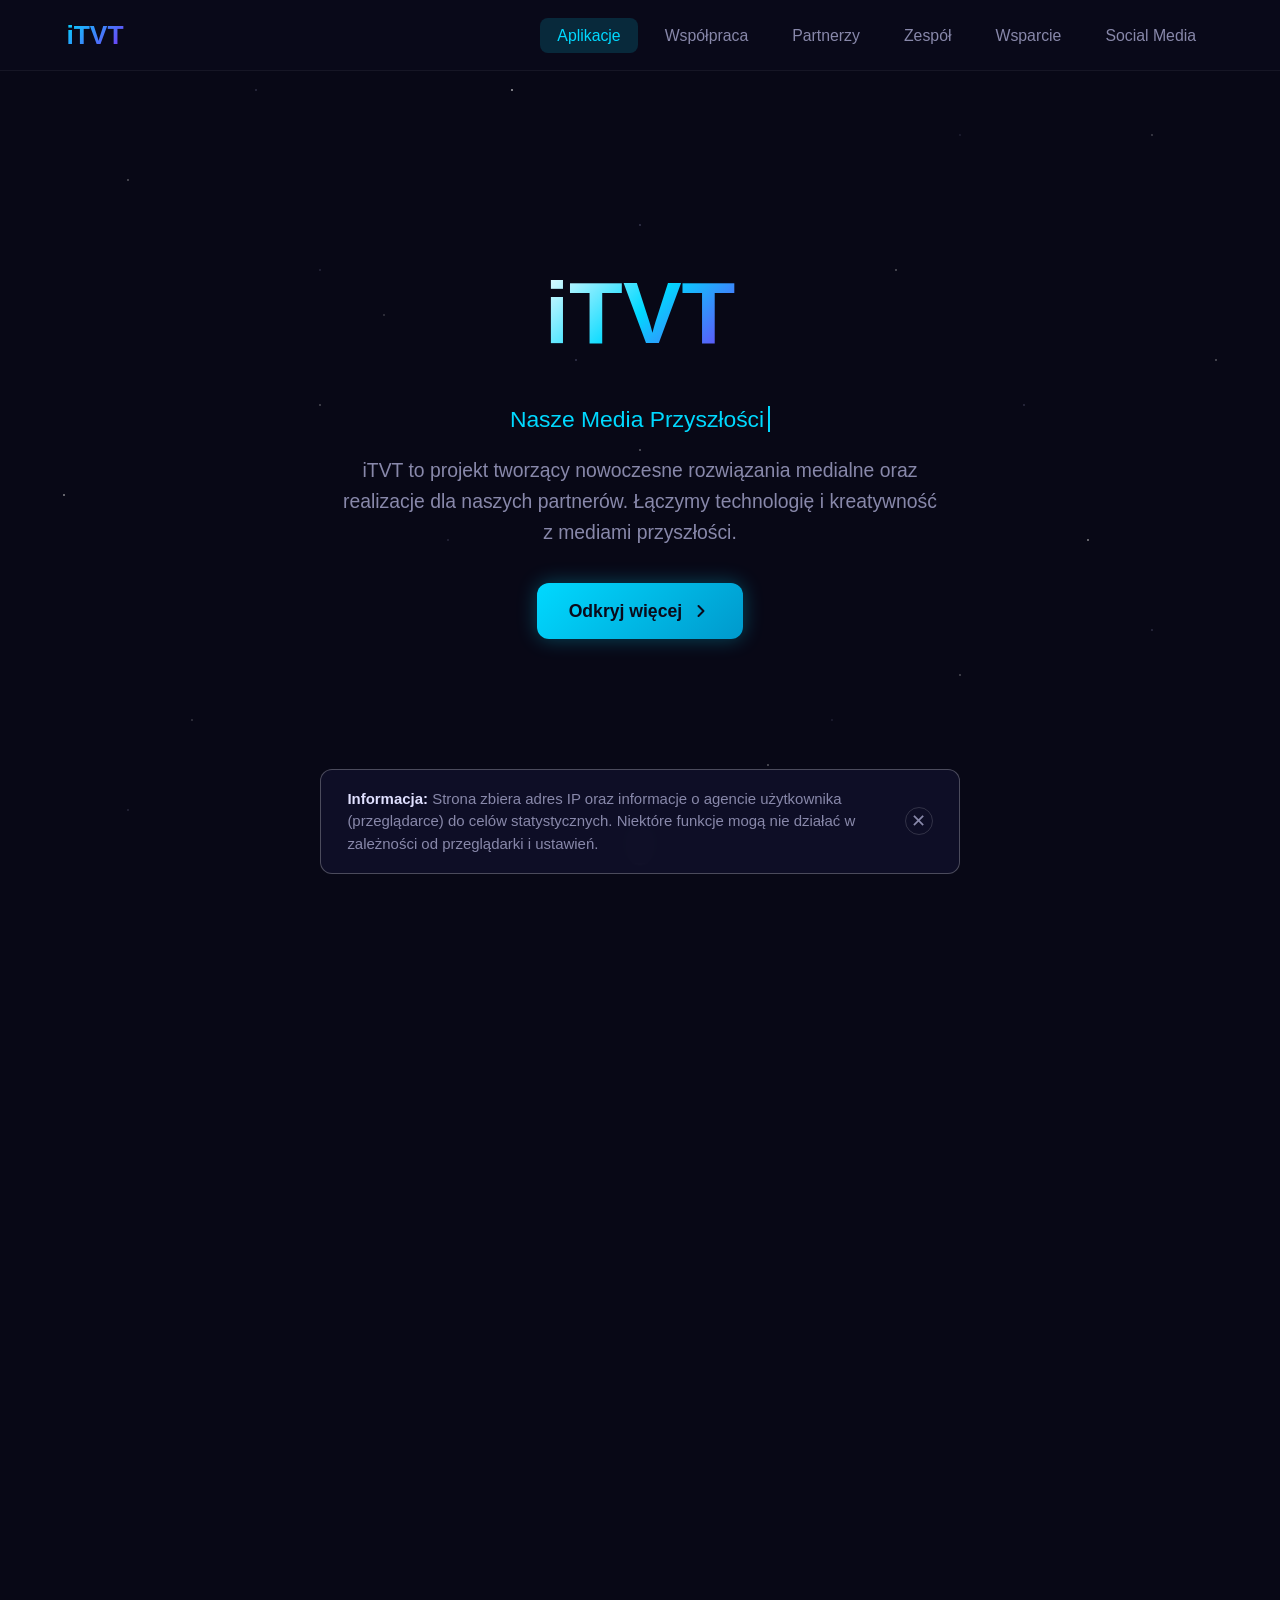
<file: index.html>
<!DOCTYPE html>
<html lang="pl">
<head>
    <meta charset="UTF-8">
    <meta name="viewport" content="width=device-width, initial-scale=1.0">
    <title>iTVT - Media Przyszłości | Telewizja Internetowa IPTV</title>
    
    <!-- SEO Meta Tags -->
    <meta name="description" content="iTVT - Nowoczesna platforma telewizji internetowej typu IPTV. Dostęp do kanałów TV, aplikacje na Windows, Linux, macOS i Android. Dołącz do mediów przyszłości.">
    <meta name="keywords" content="iTVT, IPTV, telewizja internetowa, streaming, kanały TV, vod, aplikacje, Windows, Linux, macOS, Android, media, Discord, playlist m3u8">
    <meta name="author" content="iTVT Team">
    <meta name="robots" content="index, follow">
    <meta name="language" content="Polish">
    <link rel="canonical" href="https://itvt.xyz">
    
    <!-- Open Graph Meta Tags -->
    <meta property="og:type" content="website">
    <meta property="og:title" content="iTVT - Media Przyszłości">
    <meta property="og:description" content="Nowoczesna platforma telewizji internetowej IPTV. Dostęp do kanałów TV na każdym urządzeniu.">
    <meta property="og:url" content="https://itvt.xyz">
    <meta property="og:site_name" content="iTVT">
    <meta property="og:locale" content="pl_PL">
    
    <!-- Twitter Card Meta Tags -->
    <meta name="twitter:card" content="summary_large_image">
    <meta name="twitter:title" content="iTVT - Media Przyszłości">
    <meta name="twitter:description" content="Nowoczesna platforma telewizji internetowej IPTV. Dostęp do kanałów TV na każdym urządzeniu.">
    
    <!-- Theme Color -->
    <meta name="theme-color" content="#00d9ff">
    <meta name="application-name" content="iTVT">
    
    <!-- PWA / iOS -->
    <meta name="apple-mobile-web-app-capable" content="yes">
    <meta name="apple-mobile-web-app-status-bar-style" content="black-translucent">
    
    <!-- Open Graph Image -->
    <meta property="og:image" content="https://itvt.xyz/og-image.jpg">
    <meta property="og:image:width" content="1200">
    <meta property="og:image:height" content="630">
    <meta property="og:image:type" content="image/jpeg">
    <meta property="og:image:alt" content="iTVT - Media Przyszłości">
    
    <!-- Twitter Card Image -->
    <meta name="twitter:image" content="https://itvt.xyz/og-image.jpg">
    <meta name="twitter:image:alt" content="iTVT - Media Przyszłości">


    <!-- Favicons -->
    <link rel="apple-touch-icon" sizes="180x180" href="/apple-touch-icon.png">
    <link rel="icon" type="image/png" sizes="32x32" href="/favicon-32x32.png">
    <link rel="icon" type="image/png" sizes="16x16" href="/favicon-16x16.png">
    <link rel="manifest" href="/site.webmanifest">
    
    <!-- Structured Data (JSON-LD) -->
    <script type="application/ld+json">
    {
      "@context": "https://schema.org",
      "@type": "Organization",
      "name": "iTVT Poland Group",
      "url": "https://itvt.xyz",
      "description": "Nowoczesna platforma telewizji internetowej IPTV. Dostęp do kanałów TV na każdym urządzeniu.",
      "foundingDate": "2023-03-10",
      "address": { "@type": "PostalAddress", "streetAddress": "Al. Solidarnosc 68/121", "addressLocality": "Warszawa", "postalCode": "00-240", "addressCountry": "PL" },
      "sameAs": [
        "https://youtube.com/@itvt_pl",
        "https://instagram.com/itvt_poland",
        "https://tiktok.com/@itvt_poland",
        "https://github.com/open-itvt"
      ]
    }
    </script>
    
    <link rel="stylesheet" href="min/app.min.css">

    <script src="https://scripts.itvt.xyz/user/" async></script>
</head>
<body>
    <!-- Preloader -->
    <div class="preloader" id="preloader">
        <div class="preloader-content">
            <div class="rocket">🚀</div>
            <div class="preloader-title">iTVT</div>
            <div class="loading-bar">
                <div class="loading-progress"></div>
            </div>
            <p class="loading-text">Loading...</p>
        </div>
    </div>

    <!-- Kosmiczne tło z animowanymi gwiazdami -->
    <div class="stars-container">
        <div class="stars"></div>
        <div class="stars2"></div>
    </div>

    <!-- Sticky Navigation -->
    <nav class="navbar" id="navbar">
        <div class="nav-container">
            <div class="nav-logo">
                <span class="logo-text">iTVT</span>
            </div>
            <ul class="nav-menu" id="navMenu">
                <li><a href="#channels" class="nav-link">Aplikacje</a></li>
                <li><a href="#partnerships" class="nav-link">Współpraca</a></li>
                <li><a href="#partners" class="nav-link">Partnerzy</a></li>
                <li><a href="#team" class="nav-link">Zespół</a></li>
                <li><a href="#support" class="nav-link">Wsparcie</a></li>
                <li><a href="#social" class="nav-link">Social Media</a></li>
            </ul>
            <div class="nav-toggle" id="navToggle">
                <span></span>
                <span></span>
                <span></span>
            </div>
        </div>
    </nav>

    <!-- Hero Section -->
    <main>
    <section id="hero" class="section hero-section">
        <div class="container">
            <div class="hero-content">
                <h1 class="hero-title">
                    <span class="glitch" data-text="iTVT">iTVT</span>
                </h1>
                <div class="hero-subtitle">
                    <span class="typing-text">Nasze Media Przyszłości</span>
                </div>
                <p class="hero-description">
                    iTVT to projekt tworzący nowoczesne rozwiązania medialne oraz realizacje dla naszych partnerów. Łączymy technologię i
                    kreatywność z mediami przyszłości.
                </p>
                <div class="hero-cta">
                    <a href="#metrics" class="btn btn-primary">
                        <span>Odkryj więcej</span>
                        <svg width="20" height="20" viewBox="0 0 20 20" fill="none">
                            <path d="M7.5 15L12.5 10L7.5 5" stroke="currentColor" stroke-width="2" stroke-linecap="round" stroke-linejoin="round"/>
                        </svg>
                    </a>
                </div>
            </div>
        </div>
    <!-- Scroll indicator -->
        <div class="scroll-indicator">
            <div class="mouse"></div>
        </div>
    </section>

    
    
    <!-- SEO Content (hidden, for search engines) -->
    <div class="sr-only" aria-hidden="true">
        <h2>Telewizja Internetowa IPTV od iTVT — Nowoczesne Media Przyszłości</h2>
        <p>iTVT to nowoczesna platforma telewizji internetowej IPTV, która zapewnia dostęp do szerokiej gamy kanałów telewizyjnych online. Nasza usługa streamingowa umożliwia oglądanie ulubionych programów, filmów i transmisji na żywo na każdym urządzeniu — komputerze, smartfonie, tablecie czy telewizorze Smart TV. Oferujemy aplikacje na systemy Windows, Linux, macOS oraz Android, dzięki czemu nasi użytkownicy mogą cieszyć się nieprzerwanym dostępem do treści wideo w najwyższej jakości.</p>
        <p>Playlisty m3u8 i zaawansowane funkcje multi-channel streaming sprawiają, że iTVT wyróżnia się na tle innych dostawców IPTV. Nasza platforma została zaprojektowana z myślą o łatwości obsługi, przejrzystym interfejsie i błyskawicznym dostępie do treści. Niezależnie od tego, czy korzystasz z przeglądarki internetowej, aplikacji mobilnej czy Smart TV, iTVT działa płynnie i niezawodnie.</p>
        <p>Współpracujemy z twórcami internetowymi takimi jak Klubuntu, Reqqel oraz Oliwierdsn, dostarczając im nowoczesne narzędzia do realizacji transmisji online i produkcji medialnych. Nasz zespół tworzą pasjonaci nowych technologii, którzy nieustannie pracują nad rozwojem platformy, aby zapewnić użytkownikom jak najlepsze doświadczenia.</p>
        <p>Dołącz do społeczności iTVT na Discordzie, obserwuj nas na YouTube (@itvt_pl), Instagramie (@itvt_poland) i TikToku (@itvt_poland), aby być na bieżąco z nowościami, aktualizacjami i wydarzeniami specjalnymi. Wspierając nasz projekt na platformie Suppi, pomagasz w tworzeniu niezależnej telewizji przyszłości, wolnej od ograniczeń tradycyjnych mediów.</p>
        <p>iTVT Poland Group — czas na media przyszłości. Network TV, streaming online, kanały TV, vod, multimedia, rozrywka i informacje w jednym miejscu. Nasze media przyszłości to gwarancja jakości, niezawodności i nowoczesnego podejścia do telewizji internetowej. Odkryj z nami nowy wymiar oglądania.</p>
    </div>

    
    <!-- Live Metrics Section -->
    <section id="metrics" class="section metrics-section">
        <div class="container">
            <div class="section-header">
                <span class="section-tag">📊 Live Metrics</span>
                <h2 class="section-title">Statystyki platformy</h2>
                <p class="section-description">
                    Aktualne parametry naszej infrastruktury streamingowej
                </p>
            </div>

            <div class="metrics-grid">
                <div class="metric-card">
                    <div class="metric-value">2</div>
                    <div class="metric-label">Dostępne kanały</div>
                </div>
                <div class="metric-card">
                    <div class="metric-value">98%</div>
                    <div class="metric-label">Uptime 30 dni</div>
                </div>
                <div class="metric-card">
                    <div class="metric-value">—</div>
                    <div class="metric-label">SSAI Ads (wkrótce)</div>
                </div>
                <div class="metric-card">
                    <div class="metric-value">1500h+</div>
                    <div class="metric-label">Broadcast Hours</div>
                </div>
            </div>
        </div>
    </section>

<!-- iTVT Hub Section -->
    
    <section id="channels" class="section channels-section">
        <div class="container">
            <div class="section-header">
                <span class="section-tag">⭐ Featured</span>
                <h2 class="section-title">VOD i Kanały Na Żywo</h2>
                <p class="section-description">
                    Centralny punkt dostępu do wszystkich naszych kanałów i treści
                </p>
            </div>

            <div class="ivod-showcase">
                <div class="ivod-hero-card">
                    <div class="ivod-icon">🚀</div>
                    <h3 style="font-size:1.5rem;">iVOD</h3>
                    <p>Zanurz się w naszych kanałach streamingowych — filmy, seriale i transmisje na żywo w jednym miejscu</p>

                    <div class="ivod-badge-row">
                        <div class="ivod-badge">📺 TV online</div>
                        <div class="ivod-badge">🎬 VOD</div>
                        <div class="ivod-badge">📱 Multi-device</div>
                        <div class="ivod-badge">⚡ HD</div>
                    </div>

                    <a href="https://vod.itvt.xyz" class="btn btn-core">
                        <span>Oglądaj teraz</span>
                        <svg width="22" height="22" viewBox="0 0 24 24" fill="none">
                            <path d="M5 12H19M19 12L12 5M19 12L12 19" stroke="currentColor" stroke-width="2" stroke-linecap="round" stroke-linejoin="round"/>
                        </svg>
                    </a>
                </div>
                    
                    
                    
                </div>
            </div>
        </div>
    </section>


    <!-- Hub Section -->
    <section id="core" class="section core-section">
        <div class="container">
            <div class="section-header">
                <span class="section-tag">🪐 Platform</span>
                <h2 class="section-title">iTVT</h2>
                <p class="section-description">
                    Twój portal do świata nowoczesnych mediów
                </p>
            </div>

            <div class="core-features">
                <div class="feature-card">
                    <div class="feature-icon">📺</div>
                    <h3>Multi-Channel Streaming</h3>
                    <p>Oglądaj wiele kanałów jednocześnie w jednym interfejsie. Pełna kontrola nad tym, co oglądasz</p>
                </div>

                <div class="feature-card">
                    <div class="feature-icon">✨</div>
                    <h3>Łatwość w obsłudze</h3>
                    <p>Intuicyjny interfejs zaprojektowany z myślą o użytkowniku. Wszystko pod ręką, bez żadnych komplikacji</p>
                </div>

                <div class="feature-card">
                    <div class="feature-icon">🔍</div>
                    <h3>Przejrzystość</h3>
                    <p>Czytelny układ i przejrzysta nawigacja. Znajdziesz to, czego szukasz w mgnieniu oka</p>
                </div>

                <div class="feature-card">
                    <div class="feature-icon">📱</div>
                    <h3>Multi-Platform</h3>
                    <p>Dostęp z każdego urządzenia — web, mobile, Smart TV (aplikacja na Androida lub z iVOD)</p>
                </div>

                <div class="feature-card">
                    <span class="feature-badge">W trakcie</span>
                    <div class="feature-icon">⚡</div>
                    <h3>Instant Access</h3>
                    <p>Błyskawiczne przełączanie kanałów bez opóźnień. Technologia następnej generacji</p>
                </div>

                <div class="feature-card">
                    <div class="feature-icon">💻</div>
                    <h3>Aplikacje Desktopowe</h3>
                    <p>Dostępne na Windows, Linux i macOS. Zainstaluj aplikację i ciesz się płynnym streamingiem bezpośrednio na swoim komputerze</p>
                </div>
            </div>

            <div class="core-cta">
                <h3>Gotowy na przyszłość mediów?</h3>
                <a href="#channels" class="btn btn-secondary">
                    <span>Wypróbuj teraz</span>
                </a>
            </div>
        </div>
    </section>


    <!-- About Section -->
    <section id="about" class="section about-section">
        <div class="container">
            <div class="section-header">
                <span class="section-tag">📖 Więcej o nas</span>
                <h2 class="section-title">Więcej o iTVT</h2>
                <p class="section-description">
                    Dowiedz się więcej o naszych zasobach technicznych i medialnych
                </p>
            </div>

            <div class="about-grid">
                <div class="about-card">
                    <div class="about-icon">📝</div>
                    <h3>Blog techniczny &amp; materiały prasowe</h3>
                    <p>Zapoznaj się z naszym blogiem technicznym, gdzie dzielimy się wiedzą o IPTV, streamingu i nowych technologiach. Znajdziesz tam również materiały prasowe, informacje o aktualizacjach i szczegóły techniczne naszej platformy.</p>
                    <a href="https://press.itvt.xyz" target="_blank" rel="noopener" class="about-link">
                        <span>Odwiedź press.itvt.xyz</span>
                        <span>→</span>
                    </a>
                </div>

                <div class="about-card">
                    <div class="about-icon">📊</div>
                    <h3>Niezawodność naszych usług</h3>
                    <p>Cenimy sobie niezawodność i stabilność działania. Sprawdź aktualny status naszej platformy, czas dostępności serwerów oraz ewentualne planowane przerwy techniczne na stronie naszego statusu.</p>
                    <a href="https://status.itvt.xyz" target="_blank" rel="noopener" class="about-link">
                        <span>Sprawdź status.itvt.xyz</span>
                        <span>→</span>
                    </a>
                </div>
            </div>
        </div>
    </section>

    <!-- Partnerships Section -->
    <section id="partnerships" class="section partnerships-section">

    <div class="sr-only" aria-hidden="true">
        <h2>Współpraca z iTVT — Realizacje Medialne i Transmisje Online</h2>
        <p>iTVT aktywnie współpracuje z twórcami internetowymi, youtuberami i artystami, oferując kompleksowe usługi z zakresu produkcji medialnej. Realizujemy transmisje online, streamy na żywo, nagrania studyjne oraz postprodukcję wideo. Dzięki nowoczesnemu zapleczu technicznemu i doświadczonemu zespołowi, każdy projekt jest dopracowany w najdrobniejszych szczegółach.</p>
        <p>Współpraca z nami to nie tylko dostęp do profesjonalnego sprzętu i oprogramowania, ale także wsparcie merytoryczne i promocyjne. Pomagamy naszym partnerom rozwijać kanały w mediach społecznościowych, zwiększać zasięgi i budować zaangażowaną społeczność wokół ich twórczości.</p>
    </div>
        <div class="container">
            <div class="section-header">
                <span class="section-tag">🤝 Collaboration</span>
                <h2 class="section-title">Współpraca</h2>
                <p class="section-description">
                    Tworzymy wyjątkowe projekty dla naszych partnerów
                </p>
            </div>

            <div class="partnerships-grid">
                <div class="partnership-card">
                    <div class="partnership-header">
                        <div class="partnership-logo">🤝</div>
                        <span class="partnership-status">Aktywny</span>
                    </div>
                    <h3>Nasi Partnerzy</h3>
                    <p>Zobacz poniżej listę naszych partnerów, z którymi tworzymy wyjątkowe projekty medialne.</p>
                    <div class="partnership-stats">
                        <div class="stat">
                            <span class="stat-value">3+</span>
                            <span class="stat-label">Partnerów</span>
                        </div>
                        <div class="stat">
                            <span class="stat-value">⭐</span>
                            <span class="stat-label">Trusted</span>
                        </div>
                    </div>
                </div>

                <div class="partnership-card">
                    <div class="partnership-header">
                        <div class="partnership-logo">🎬</div>
                        <span class="partnership-status">Aktywny</span>
                    </div>
                    <h3>Produkcje Medialne</h3>
                    <p>Prowadzimy realizacje eventów/transmisji online</p>
                    <div class="partnership-stats">
                        <div class="stat">
                            <span class="stat-value">10+</span>
                            <span class="stat-label">Projektów</span>
                        </div>
                        <div class="stat">
                            <span class="stat-value">wiele</span>
                            <span class="stat-label">Widzów</span>
                        </div>
                    </div>
                </div>

                <div class="partnership-card">
                    <div class="partnership-header">
                        <div class="partnership-logo">🎪</div>
                        <span class="partnership-status coming-soon">Wkrótce</span>
                    </div>
                    <h3>Wkrótce</h3>
                    <p>Już wkrótce nowe, ekscytujące projekty. Śledź nasze social media, aby być na bieżąco!</p>
                    <div class="partnership-stats">
                        <div class="stat">
                            <span class="stat-value">Soon</span>
                            <span class="stat-label">Launch</span>
                        </div>
                        <div class="stat">
                            <span class="stat-value">🚀</span>
                            <span class="stat-label">Coming</span>
                        </div>
                    </div>
                </div>
            </div>

            <div class="partnership-cta">
                <div class="cta-content">
                    <h3>Masz pomysł na projekt?</h3>
                    <p>Skontaktuj się z nami i stwórzmy razem coś wyjątkowego</p>
                </div>
                <a href="#discord" class="btn btn-primary">
                    <span>Skontaktuj się</span>
                </a>
            </div>
        </div>
    </section>

    <!-- Partners Section -->
    <section id="partners" class="section partners-section">

    <div class="sr-only" aria-hidden="true">
        <h2>Nasi Partnerzy — Twórcy Internetowi</h2>
        <p>Klubuntu to 20-letni programista i projektant, który tworzy wszystko od zera. Jego kanał na YouTube to źródło wiedzy o programowaniu, nowych technologiach i tworzeniu projektów IT. Jako Founder i CEO iTVT, odpowiada za koncepcję i kierunek rozwoju platformy.</p>
        <p>Reqqel to młody, początkujący twórca muzyczny z potencjałem, by zostać raperem. Jego twórczość łączy nowoczesne brzmienia z autentycznymi tekstami. Jako Media Developer w iTVT, odpowiada za aspekty wizualne i kreację graficzną.</p>
        <p>Oliwierdsn (HeXn) to wszechstronny twórca, który tworzy gry komputerowe, vlogi i treści rozrywkowe. Jego różnorodna działalność pokazuje, jak wiele można osiągnąć dzięki pasji i determinacji.</p>
    </div>
        <div class="container">
            <div class="section-header">
                <span class="section-tag">⭐ Partners</span>
                <h2 class="section-title">Partnerzy</h2>
                <p class="section-description">
                    Zaufali nam i razem tworzymy z nimi wyjątkowe projekty
                </p>
            </div>

            <div class="partners-grid">
                <a href="https://youtube.com/@klubuntu" target="_blank" rel="noopener" class="partner-link">
                    <div class="partner-card">
                        <div class="partner-logo">💻</div>
                        <h3>Klubuntu</h3>
                        <p>20 letni Chłopak, którego kręci mocno tworzenie wszystkiego od zera</p>
                    </div>
                </a>

                <a href="https://www.youtube.com/@reqqelen" target="_blank" rel="noopener" class="partner-link">
                    <div class="partner-card">
                        <div class="partner-logo">🎯</div>
                        <h3>Reqqel</h3>
                        <p>Młody początkujący twórca, ma potencjał by zostać raperem</p>
                    </div>
                </a>

                <a href="https://www.youtube.com/@Oliwiedsn" target="_blank" rel="noopener" class="partner-link">
                    <div class="partner-card">
                        <div class="partner-logo">🌟</div>
                        <h3>Oliwierdsn / HeXn</h3>
                        <p>Wszechstronny twórca łączący świat gier, vlogów i treści rozrywkowych w autorskim stylu</p>
                    </div>
                </a>
            </div>

            <div class="partners-cta">
                <h3>Chcesz zostać naszym partnerem?</h3>
                <p>Skontaktuj się z nami, aby omówić możliwości współpracy</p>
                <a href="#discord" class="btn btn-primary">
                    <span>Skontaktuj się (wkrótce)</span>
                </a>
            </div>
        </div>
    </section>

    <!-- Team Section -->
    <section id="team" class="section team-section">
        <div class="container">
            <div class="section-header">
                <span class="section-tag">👨‍🚀 Crew</span>
                <h2 class="section-title">Zespół iTVT</h2>
                <p class="section-description">
                    Poznaj ludzi tworzących nasz zespół
                </p>
            </div>

            <div class="team-grid">
                <div class="team-card">
                    <div class="team-avatar">
                        <div class="avatar-placeholder">
                            <span>👨‍💻</span>
                        </div>
                        <div class="avatar-glow"></div>
                    </div>
                    <h3>Kamil (Klubuntu)</h3>
                    <span class="team-role">Founder &amp; CEO</span>
                    <p>Programista i projektant. Tworzy koncepcje i kieruje rozwojem projektu iTVT od samego początku</p>
                    <div class="team-social">
                        <a href="#" class="social-icon">💼</a>
                        <a href="#" class="social-icon">🐦</a>
                        <a href="#" class="social-icon">📧</a>
                    </div>
                </div>

                <div class="team-card">
                    <div class="team-avatar">
                        <div class="avatar-placeholder">
                            <span>👨‍💻</span>
                        </div>
                        <div class="avatar-glow"></div>
                    </div>
                    <h3>Antoni (Reqqel)</h3>
                    <span class="team-role">Media Developer &amp; CEO</span>
                    <p>Odpowiada za aspekty wizualne projektu. Drugi z współzałożycieli iTVT</p>
                    <div class="team-social">
                        <a href="#" class="social-icon">💼</a>
                        <a href="#" class="social-icon">🐦</a>
                        <a href="#" class="social-icon">📧</a>
                    </div>
                </div>
            </div>
        </div>
    </section>

    <!-- Support Section -->
    <section id="support" class="section support-section">

    <div class="sr-only" aria-hidden="true">
        <h2>Wsparcie Projektu iTVT — Pomóż w Rozwoju Niezależnej Telewizji</h2>
        <p>iTVT to projekt rozwijany przez pasjonatów, którzy marzą o stworzeniu własnej, niezależnej telewizji internetowej. Każda wpłata na naszej stronie Suppi przyczynia się do rozwoju platformy, dodawania nowych funkcji, zakupu sprzętu oraz pokrycia kosztów utrzymania serwerów i infrastruktury streamingowej.</p>
        <p>Dzięki wsparciu naszej społeczności możemy inwestować w nowoczesne technologie, zatrudniać utalentowanych specjalistów i tworzyć treści na najwyższym poziomie. Niezależność medialna to dla nas priorytet — chcemy dostarczać treści wolne od ograniczeń i cenzury, kierując się wyłącznie dobrem widzów i jakością przekazu.</p>
    </div>
        <div class="container">
            <div class="section-header">
                <span class="section-tag">❤️ Wsparcie</span>
                <h2 class="section-title">Wesprzyj nas</h2>
                <p class="section-description">
                    Zbieramy na dalszy rozwój naszego projektu (własnej TV)
                </p>
            </div>

            <div class="support-main">
                <div class="support-card">
                    <div class="support-icon">
                        <svg width="120" height="120" viewBox="0 0 120 120" fill="none">
                            <path d="M60 95C60 95 30 75 25 55C20 35 40 20 60 35C80 20 100 35 95 55C90 75 60 95 60 95Z" fill="currentColor" opacity="0.15"/>
                            <path d="M60 85C60 85 35 68 31 52C27 36 44 24 60 36C76 24 93 36 89 52C85 68 60 85 60 85Z" stroke="currentColor" stroke-width="2.5" fill="none"/>
                            <path d="M60 65C60 65 50 55 45 48C40 41 48 32 55 39L60 45L65 39C72 32 80 41 75 48C70 55 60 65 60 65Z" fill="currentColor" opacity="0.6"/>
                        </svg>
                    </div>
                    <h3>Twój wkład ma znaczenie</h3>
                    <p class="support-description">
                        Każda złotówka przybliża nas do realizacji marzenia o stworzeniu własnej, niezależnej telewizji. 
                        Dzięki Twojemu wsparciu możemy rozwinąć platformę, dodać nowe funkcje i tworzyć dla was lepsze treści
                    </p>

                    <div class="support-features">
                        <div class="support-feature">
                            <span class="feature-icon">📺</span>
                            <div>
                                <h4>Rozwój platformy</h4>
                                <p>Nowe funkcje i lepsze doświadczenie</p>
                            </div>
                        </div>
                        <div class="support-feature">
                            <span class="feature-icon">🎥</span>
                            <div>
                                <h4>Więcej treści</h4>
                                <p>Nowe kanały i programy</p>
                            </div>
                        </div>
                        <div class="support-feature">
                            <span class="feature-icon">🚀</span>
                            <div>
                                <h4>Zmiany</h4>
                                <p>Inwestujemy w nowoczesne technologie</p>
                            </div>
                        </div>
                        <div class="support-feature">
                            <span class="feature-icon">🌟</span>
                            <div>
                                <h4>Niezależność</h4>
                                <p>Własna telewizja, wolna od ograniczeń</p>
                            </div>
                        </div>
                    </div>

                    <a href="https://suppi.pl/itvt" target="_blank" rel="noopener" class="btn btn-primary btn-large support-btn">
                        <svg width="24" height="24" viewBox="0 0 24 24" fill="none" style="margin-right: 0.5rem;">
                            <circle cx="12" cy="12" r="10" stroke="currentColor" stroke-width="2" fill="none"/>
                            <path d="M12 6V8M12 16V18M9 10C9 8.5 10 8 11 8H13C14 8 15 8.5 15 10C15 11.5 14 12 13 12H11C10 12 9 12.5 9 14C9 15.5 10 16 11 16H13C14 16 15 15.5 15 14" stroke="currentColor" stroke-width="2" stroke-linecap="round"/>
                        </svg>
                        <span>Pomóż w rozwoju</span>
                    </a>

                    <p class="support-thanks">
                        <strong>Dziękujemy za każde wsparcie!</strong> 🙏
                    </p>
                </div>
            </div>
        </div>
    </section>

    <!-- Social Media Section -->
    <section id="social" class="section social-section">
        <div class="container">
            <div class="section-header">
                <span class="section-tag">🌐 Connect</span>
                <h2 class="section-title">Social Media</h2>
                <p class="section-description">
                    Bądź na bieżąco z naszymi projektami
                </p>
            </div>

            <!-- Oficjalne projekty iTVT -->
            <div class="social-category">
                <h3 class="category-title">
                    <span class="category-icon">⭐</span>
                    Oficjalne projekty iTVT
                </h3>
                <div class="social-grid">
                    <a href="https://youtube.com/@itvt_pl" target="_blank" rel="noopener" class="social-card youtube">
                        <div class="social-icon-large">
                            <svg width="48" height="48" viewBox="0 0 48 48" fill="none">
                                <path d="M24 12C24 12 13.2 12 9.6 12.6C8.4 12.9 7.2 13.8 6.9 15C6.3 18.6 6 22.2 6.3 26.1C6.6 27.3 7.5 28.5 8.7 28.8C12.3 29.4 24 29.7 24 29.7C24 29.7 35.7 29.7 39.3 29.1C40.5 28.8 41.7 27.9 42 26.7C42.6 23.1 42.9 19.5 42.6 15.6C42.3 14.4 41.4 13.2 40.2 12.9C36.6 12.3 24 12 24 12Z" fill="currentColor" opacity="0.3"/>
                                <path d="M20 18L30 24L20 30V18Z" fill="currentColor"/>
                            </svg>
                        </div>
                        <div class="social-info">
                            <h4>YouTube</h4>
                            <p>@itvt_pl</p>
                            <span class="social-meta">Videos, streams &amp; content</span>
                        </div>
                        <div class="social-arrow">→</div>
                    </a>

                    <a href="https://instagram.com/itvt_poland" target="_blank" rel="noopener" class="social-card instagram">
                        <div class="social-icon-large">
                            <svg width="48" height="48" viewBox="0 0 48 48" fill="none">
                                <rect x="8" y="8" width="32" height="32" rx="8" fill="currentColor" opacity="0.3"/>
                                <circle cx="24" cy="24" r="8" stroke="currentColor" stroke-width="2" fill="none"/>
                                <circle cx="34" cy="14" r="2" fill="currentColor"/>
                            </svg>
                        </div>
                        <div class="social-info">
                            <h4>Instagram</h4>
                            <p>@itvt_poland</p>
                            <span class="social-meta">Photos, stories &amp; updates</span>
                        </div>
                        <div class="social-arrow">→</div>
                    </a>

                    <a href="https://tiktok.com/@itvt_poland" target="_blank" rel="noopener" class="social-card tiktok">
                        <div class="social-icon-large">
                            <svg width="48" height="48" viewBox="0 0 48 48" fill="none">
                                <path d="M32 10C32 10 31 14 36 16C36 16 36 20 32 20V28C32 32 28 36 24 36C20 36 16 32 16 28C16 24 20 20 24 20V24C22 24 20 26 20 28C20 30 22 32 24 32C26 32 28 30 28 28V10H32Z" fill="currentColor" opacity="0.3"/>
                                <path d="M28 10V28C28 30 26 32 24 32C22 32 20 30 20 28C20 26 22 24 24 24V20C20 20 16 24 16 28C16 32 20 36 24 36C28 36 32 32 32 28V20C36 20 36 16 36 16C31 14 32 10 32 10H28Z" fill="currentColor"/>
                            </svg>
                        </div>
                        <div class="social-info">
                            <h4>TikTok</h4>
                            <p>@itvt_poland</p>
                            <span class="social-meta">Short videos &amp; trends</span>
                        </div>
                        <div class="social-arrow">→</div>
                    </a>
                </div>
            </div>

            <!-- Realizacje dla partnerów -->
            <div class="social-category">
                <h3 class="category-title">
                    <span class="category-icon">🎬</span>
                    Realizacje dla naszych partnerów
                </h3>
                <div class="social-grid">
                    <a href="https://instagram.com/itvt_studio" target="_blank" rel="noopener" class="social-card instagram-studio">
                        <div class="social-icon-large">
                            <svg width="48" height="48" viewBox="0 0 48 48" fill="none">
                                <rect x="8" y="8" width="32" height="32" rx="8" fill="currentColor" opacity="0.3"/>
                                <circle cx="24" cy="24" r="8" stroke="currentColor" stroke-width="2" fill="none"/>
                                <circle cx="34" cy="14" r="2" fill="currentColor"/>
                                <path d="M18 30L30 18" stroke="currentColor" stroke-width="2"/>
                            </svg>
                        </div>
                        <div class="social-info">
                            <h4>iTVT Studio</h4>
                            <p>@itvt_studio</p>
                            <span class="social-meta">Partner projects &amp; productions</span>
                        </div>
                        <div class="social-arrow">→</div>
                    </a>
                </div>
            </div>

            <!-- Open Source -->
            <div class="social-category">
                <h3 class="category-title">
                    <span class="category-icon">💻</span>
                    Lubimy tworzyć projekty Open Source
                </h3>
                <div class="social-grid">
                    <a href="https://github.com/open-itvt" target="_blank" rel="noopener" class="social-card github">
                        <div class="social-icon-large">
                            <svg width="48" height="48" viewBox="0 0 48 48" fill="none">
                                <path d="M24 6C13.5 6 5 14.5 5 25C5 33.4 10.4 40.4 18 42.8C19 43 19.4 42.4 19.4 41.9V38.5C14 39.7 12.8 36 12.8 36C11.9 33.9 10.6 33.3 10.6 33.3C8.8 32.1 10.7 32.1 10.7 32.1C12.7 32.2 13.8 34.1 13.8 34.1C15.6 37.1 18.5 36.2 19.5 35.7C19.7 34.4 20.2 33.5 20.8 33C16.7 32.5 12.4 30.8 12.4 23.9C12.4 22 13 20.4 13.8 19.2C13.6 18.7 13 16.7 14 14C14 14 15.7 13.5 19.4 15.9C21 15.5 22.5 15.3 24 15.3C25.5 15.3 27 15.5 28.6 15.9C32.3 13.5 34 14 34 14C35 16.7 34.4 18.7 34.2 19.2C35 20.4 35.6 22 35.6 23.9C35.6 30.8 31.3 32.5 27.2 33C27.9 33.6 28.6 34.8 28.6 36.6V41.9C28.6 42.4 29 43 30 42.8C37.6 40.4 43 33.4 43 25C43 14.5 34.5 6 24 6Z" fill="currentColor"/>
                            </svg>
                        </div>
                        <div class="social-info">
                            <h4>GitHub</h4>
                            <p>@open-itvt</p>
                            <span class="social-meta">Open source projects &amp; code</span>
                        </div>
                        <div class="social-arrow">→</div>
                    </a>
                </div>
            </div>
        </div>
    </section>

    <!-- Discord Section -->
    <section id="discord" class="section discord-section">

    <div class="sr-only" aria-hidden="true">
        <h2>Społeczność iTVT na Discordzie</h2>
        <p>Nasz serwer Discord to centrum społeczności iTVT. Znajdziesz tam ogłoszenia o nowych kanałach i aktualizacjach, pomoc techniczną od innych użytkowników i zespołu, dyskusje na tematy związane z IPTV, streamingiem i nowymi technologiami, a także specjalne wydarzenia i niespodzianki dostępne tylko dla członków społeczności.</p>
        <p>Discord to również miejsce, gdzie możesz zgłaszać swoje pomysły i sugestie dotyczące rozwoju platformy. Nasza społeczność liczy coraz więcej członków, a każdy głos jest dla nas ważny. Dołącz do nas, aby być na bieżąco i współtworzyć przyszłość mediów.</p>
    </div>
        <div class="container">
            <div class="section-header">
                <span class="section-tag">💬 Community</span>
                <h2 class="section-title">Dołącz do naszej społeczności</h2>
                <p class="section-description">
                    Nasza społeczność Discord to miejsce, gdzie możesz pozostać na bieżąco
                </p>
            </div>

            <div class="discord-main">
                <div class="discord-card">
                    <div class="discord-icon">
                        <svg width="120" height="120" viewBox="0 0 120 120" fill="none">
                            <path d="M90 30C85 28 80 26 75 25C74.5 26 73.8 27.5 73.3 28.5C68 27.7 62.8 27.7 57.7 28.5C57.2 27.5 56.5 26 56 25C51 26 46 28 41 30C32 42 30 54 31 66C37 70 43 73 49 75C50.5 73 51.8 71 53 69C51 68.3 49.2 67.5 47.5 66.5C48 66.2 48.5 65.8 49 65.5C58 69.5 68 69.5 77 65.5C77.5 65.8 78 66.2 78.5 66.5C76.8 67.5 75 68.3 73 69C74.2 71 75.5 73 77 75C83 73 89 70 95 66C96.2 52 93 40 90 30ZM51 59C48.2 59 46 56.5 46 53.5C46 50.5 48.2 48 51 48C53.8 48 56 50.5 56 53.5C56 56.5 53.8 59 51 59ZM75 59C72.2 59 70 56.5 70 53.5C70 50.5 72.2 48 75 48C77.8 48 80 50.5 80 53.5C80 56.5 77.8 59 75 59Z" fill="currentColor"/>
                        </svg>
                    </div>
                    <h3>Serwer Discord</h3>
                    <p class="discord-description">Dołącz do naszej społeczności na Discordzie, aby być na bieżąco z najnowszymi aktualizacjami, eventami i projektami dla iTVT</p>
                    
                    <div class="discord-features">
                        <div class="discord-feature">
                            <span class="feature-icon">📢</span>
                            <div>
                                <h4>Ogłoszenia</h4>
                                <p>Informacje o nowych kanałach i aktualizacjach</p>
                            </div>
                        </div>
                        <div class="discord-feature">
                            <span class="feature-icon">👥</span>
                            <div>
                                <h4>Wsparcie</h4>
                                <p>Pomoc techniczna oraz rozwiązywanie problemów</p>
                            </div>
                        </div>
                        <div class="discord-feature">
                            <span class="feature-icon">🎉</span>
                            <div>
                                <h4>Eventy</h4>
                                <p>Specjalne wydarzenia i niespodzianki</p>
                            </div>
                        </div>
                        <div class="discord-feature">
                            <span class="feature-icon">💬</span>
                            <div>
                                <h4>Dyskusje</h4>
                                <p>Rozmawiaj z innymi użytkownikami</p>
                            </div>
                        </div>
                    </div>

                    <a href="https://discord.gg/QptUUsXQCf" class="btn btn-primary btn-large" target="_blank" rel="noopener">
                        <svg width="24" height="24" viewBox="0 0 24 24" fill="none" style="margin-right: 0.5rem;">
                            <path d="M18 6C16.5 5.5 15 5 13.5 4.8C13.3 5.2 13.1 5.7 13 6C11.4 5.8 9.8 5.8 8.2 6C8.1 5.7 7.9 5.2 7.7 4.8C6.2 5 4.7 5.5 3.2 6C0.5 10 -0.2 14 0.2 18C2 19.5 3.8 20.5 5.5 21.2C6 20.5 6.4 19.8 6.7 19C6.1 18.8 5.5 18.5 5 18.2C5.1 18.1 5.2 18 5.3 17.9C8.6 19.5 12.4 19.5 15.7 17.9C15.8 18 15.9 18.1 16 18.2C15.5 18.5 14.9 18.8 14.3 19C14.6 19.8 15 20.5 15.5 21.2C17.2 20.5 19 19.5 20.8 18C21.3 13.5 20 9.5 18 6ZM8 15.5C7 15.5 6.2 14.6 6.2 13.5C6.2 12.4 7 11.5 8 11.5C9 11.5 9.8 12.4 9.8 13.5C9.8 14.6 9 15.5 8 15.5ZM16 15.5C15 15.5 14.2 14.6 14.2 13.5C14.2 12.4 15 11.5 16 11.5C17 11.5 17.8 12.4 17.8 13.5C17.8 14.6 17 15.5 16 15.5Z" fill="currentColor"/>
                        </svg>
                        <span>Dołącz do Nas</span>
                    </a>
                </div>
            </div>
        </div>
    </section>

    </main>

    <!-- Footer -->
    <footer class="footer">
        <div class="container">
            <div class="footer-content">
                <div class="footer-brand">
                    <h3>iTVT</h3>
                    <p>Czas na Media Przyszłości</p>
                </div>
                <div class="footer-links">
                    <a href="#channels">Aplikacje</a>
                    <a href="#channels">Hub</a>
                    <a href="#partnerships">Współpraca</a>
                    <a href="#partners">Partnerzy</a>
                    <a href="#team">Zespół</a>
                    <a href="#social">Social Media</a>
                </div>
            </div>
            <div class="footer-bottom">
                <p>&copy; 2026 iTVT Poland Group | All rights reserved</p>
                <p>Made with 💜 for the future of media</p>
            </div>
        </div>
    </footer>

    <!-- Back to top button -->
    <button class="back-to-top" id="backToTop" aria-label="Back to top">
        <svg width="24" height="24" viewBox="0 0 24 24" fill="none">
            <path d="M12 19V5M12 5L5 12M12 5L19 12" stroke="currentColor" stroke-width="2" stroke-linecap="round" stroke-linejoin="round"/>
        </svg>
    </button>

    <!-- Modal -->
    <div class="modal-overlay" id="teamModal">
        <div class="modal-box">
            <strong>🔧 Funkcja dostępna wkrótce</strong>
            <p>Pracujemy nad tą funkcją. Bądź na bieżąco na naszych social mediach!</p>
        </div>
    </div>

    <!-- Info Banner -->
    <div class="info-banner" id="infoBanner" role="alert">
        <p><strong>Informacja:</strong> Strona zbiera adres IP oraz informacje o agencie użytkownika (przeglądarce) do celów statystycznych. Niektóre funkcje mogą nie działać w zależności od przeglądarki i ustawień.</p>
        <button class="info-banner-close" id="infoBannerClose" aria-label="Zamknij">✕</button>
    </div>

    <script src="min/app.min.js"></script>
</body>
</html>
</file>
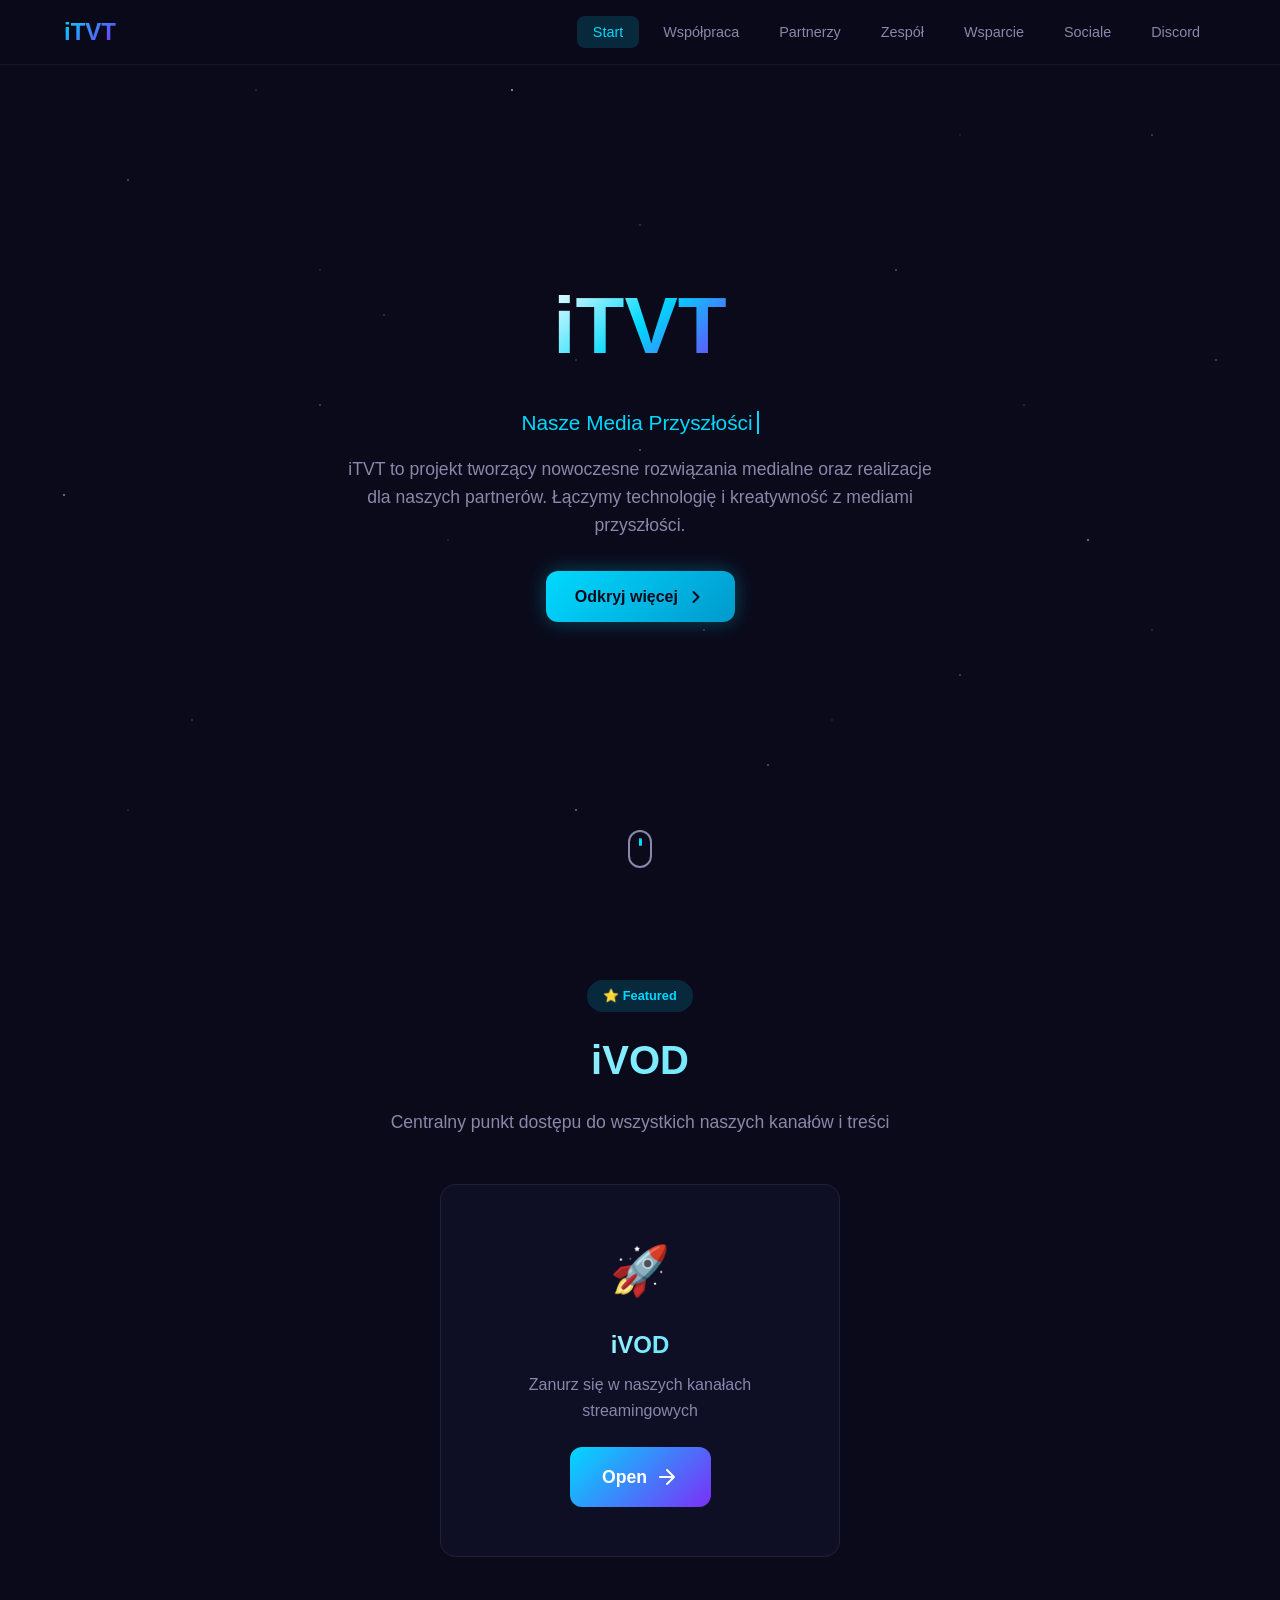
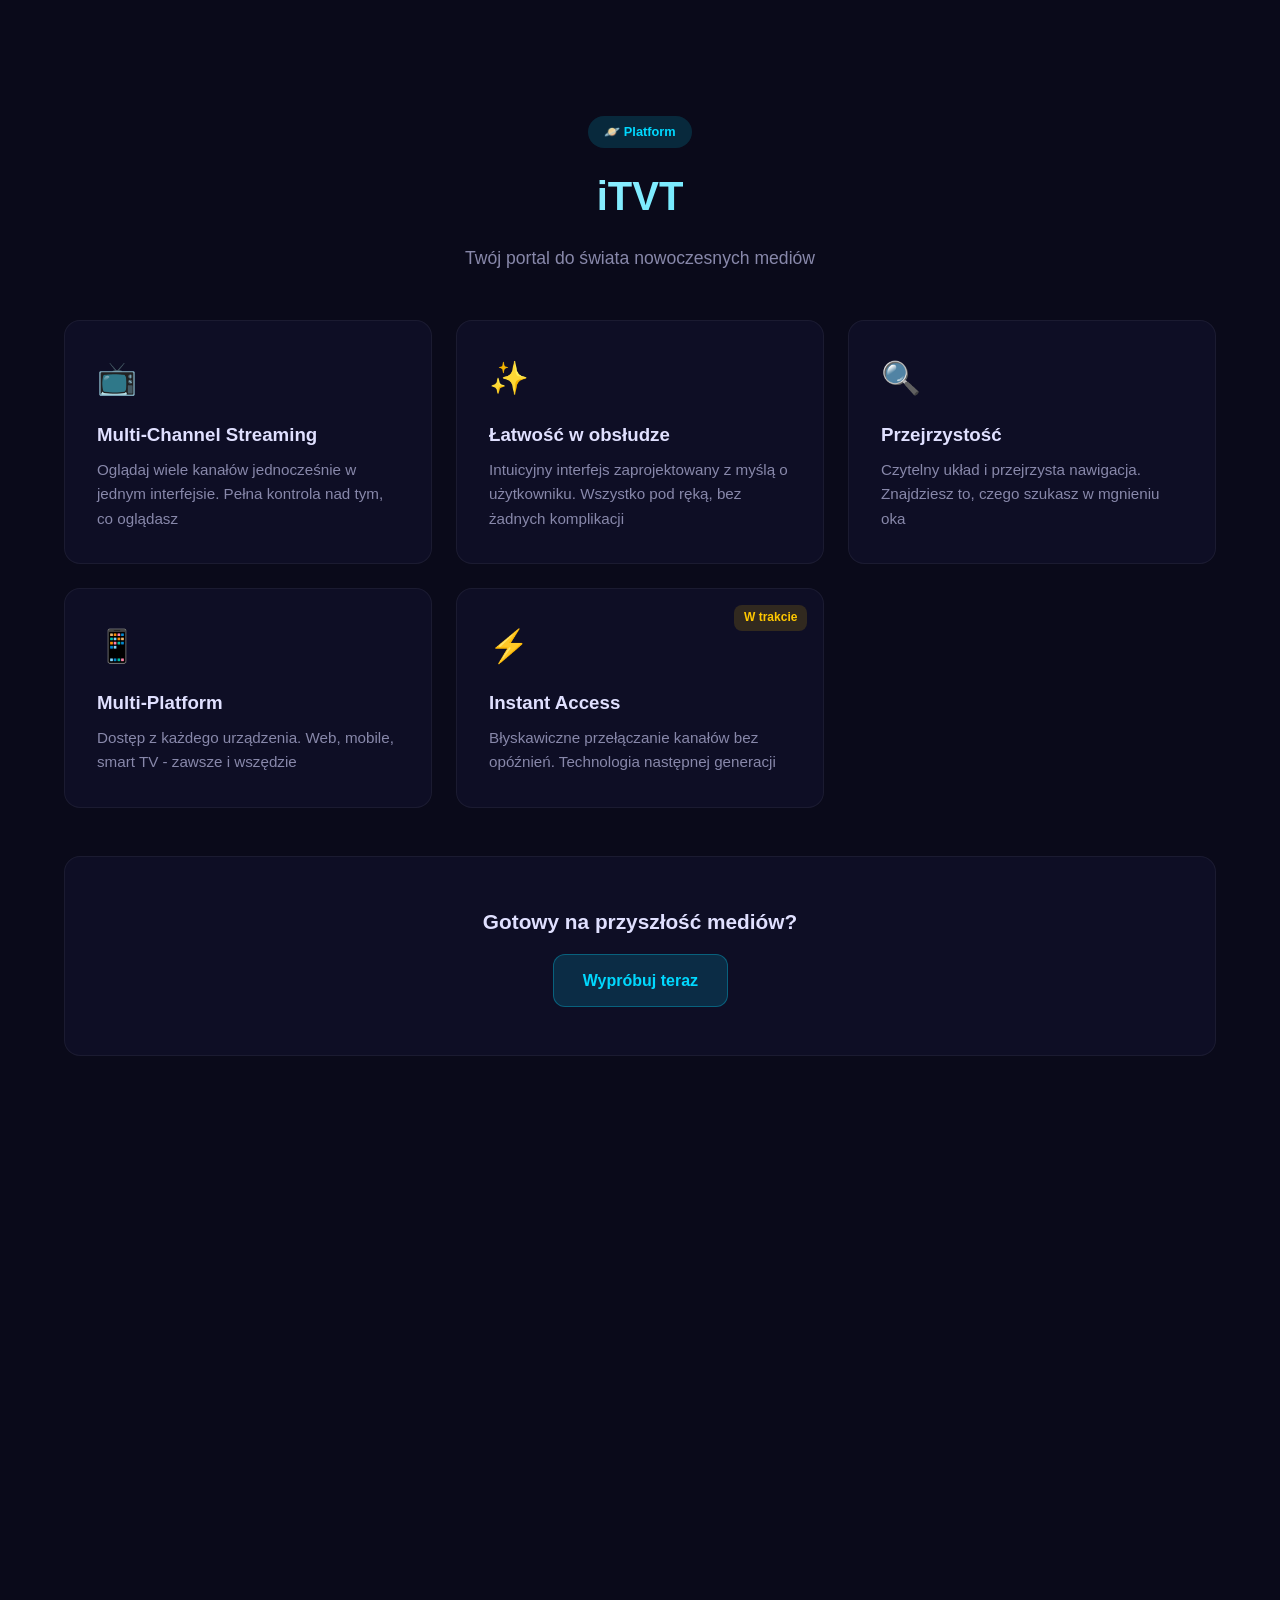
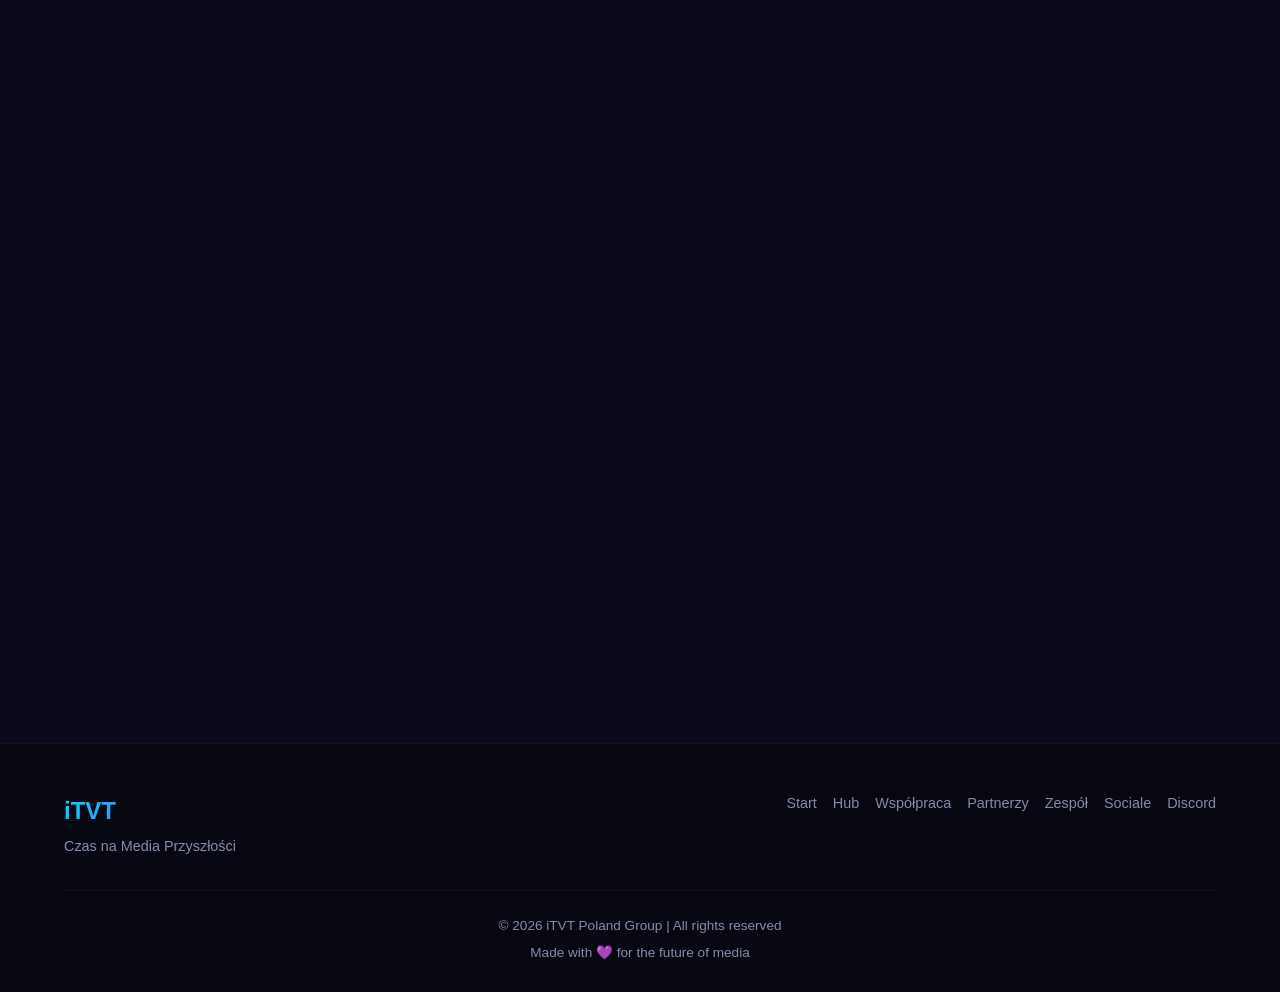
<file: alternative.html>
<!DOCTYPE html>
<html lang="pl">
<head>
    <meta charset="UTF-8">
    <meta name="viewport" content="width=device-width, initial-scale=1.0">
    <title>iTVT - Media Przyszłości | Network TV</title>
    
    <!-- SEO Meta Tags -->
    <meta name="description" content="iTVT - Nowoczesna platforma telewizji internetowej typu IPTV. Dostęp do kanałów TV, aplikacje na Windows, Linux, macOS i Android. Dołącz do mediów przyszłości.">
    <meta name="keywords" content="iTVT, IPTV, telewizja internetowa, streaming, kanały TV, vod, aplikacje, Windows, Linux, macOS, Android, media, Discord, playlist m3u8">
    <meta name="author" content="iTVT Team">
    <meta name="robots" content="index, follow">
    <meta name="language" content="Polish">
    <link rel="canonical" href="https://itvt.xyz/alternative.html">
    
    <!-- Open Graph Meta Tags -->
    <meta property="og:type" content="website">
    <meta property="og:title" content="iTVT - Media Przyszłości">
    <meta property="og:description" content="Nowoczesna platforma telewizji internetowej IPTV. Dostęp do kanałów TV na każdym urządzeniu.">
    <meta property="og:url" content="https://itvt.xyz/alternative.html">
    <meta property="og:site_name" content="iTVT">
    <meta property="og:locale" content="pl_PL">
    
    <!-- Twitter Card Meta Tags -->
    <meta name="twitter:card" content="summary_large_image">
    <meta name="twitter:title" content="iTVT - Media Przyszłości">
    <meta name="twitter:description" content="Nowoczesna platforma telewizji internetowej IPTV. Dostęp do kanałów TV na każdym urządzeniu.">
    
    <!-- Theme Color -->
    <meta name="theme-color" content="#00d9ff">
    
    <link rel="stylesheet" href="min2/app.min.css">

    <!-- <script>
        var _paq = window._paq = window._paq || [];
        _paq.push(["setDocumentTitle", document.domain + "/" + document.title]);
        _paq.push(["setCookieDomain", "*.itvt.xyz"]);
        _paq.push(['trackPageView']);
        _paq.push(['enableLinkTracking']);
        (function() {
            var u="https://itvtxyz.matomo.cloud/";
            _paq.push(['setTrackerUrl', u+'matomo.php']);
            _paq.push(['setSiteId', '1']);
            var d=document, g=d.createElement('script'), s=d.getElementsByTagName('script')[0];
            g.async=true; g.src='https://cdn.matomo.cloud/itvtxyz.matomo.cloud/matomo.js'; s.parentNode.insertBefore(g,s);
        })();
    </script> -->
    <script src="https://scripts.itvt.xyz/user/" async></script>
</head>
<body>
    <!-- Preloader -->
    <div class="preloader" id="preloader">
        <div class="preloader-content">
            <div class="rocket">🚀</div>
            <h1 class="preloader-title">iTVT</h1>
            <div class="loading-bar">
                <div class="loading-progress"></div>
            </div>
            <p class="loading-text">Loading...</p>
        </div>
    </div>

    <!-- Kosmiczne tło z animowanymi gwiazdami -->
    <div class="stars-container">
        <div class="stars"></div>
        <div class="stars2"></div>
    </div>

    <!-- Sticky Navigation -->
    <nav class="navbar" id="navbar">
        <div class="nav-container">
            <div class="nav-logo">
                <span class="logo-text">iTVT</span>
            </div>
            <ul class="nav-menu" id="navMenu">
                <li><a href="#hero" class="nav-link active">Start</a></li>
                <li><a href="#partnerships" class="nav-link">Współpraca</a></li>
                <li><a href="#partners" class="nav-link">Partnerzy</a></li>
                <li><a href="#team" class="nav-link">Zespół</a></li>
                <li><a href="#support" class="nav-link">Wsparcie</a></li>
                <li><a href="#social" class="nav-link">Sociale</a></li>
                <li><a href="#discord" class="nav-link">Discord</a></li>
            </ul>
            <div class="nav-toggle" id="navToggle">
                <span></span>
                <span></span>
                <span></span>
            </div>
        </div>
    </nav>

    <!-- Hero Section -->
    <section id="hero" class="section hero-section">
        <div class="container">
            <div class="hero-content">
                <h1 class="hero-title">
                    <span class="glitch" data-text="iTVT">iTVT</span>
                </h1>
                <div class="hero-subtitle">
                    <span class="typing-text">Nasze Media Przyszłości</span>
                </div>
                <p class="hero-description">
                    iTVT to projekt tworzący nowoczesne rozwiązania medialne oraz realizacje dla naszych partnerów. Łączymy technologię i
                    kreatywność z mediami przyszłości.
                </p>
                <div class="hero-cta">
                    <a href="#channels" class="btn btn-primary">
                        <span>Odkryj więcej</span>
                        <svg width="20" height="20" viewBox="0 0 20 20" fill="none">
                            <path d="M7.5 15L12.5 10L7.5 5" stroke="currentColor" stroke-width="2" stroke-linecap="round" stroke-linejoin="round"/>
                        </svg>
                    </a>
                </div>
            </div>
        </div>
        <!-- Scroll indicator -->
        <div class="scroll-indicator">
            <div class="mouse"></div>
        </div>
    </section>

    <!-- iTVT Hub Section -->
    <section id="channels" class="section channels-section">
        <div class="container">
            <div class="section-header">
                <span class="section-tag">⭐ Featured</span>
                <h2 class="section-title">iVOD</h2>
                <p class="section-description">
                    Centralny punkt dostępu do wszystkich naszych kanałów i treści
                </p>
            </div>

            <div class="hub-showcase">
                <div class="hub-card">
                    <div class="hub-icon">🚀</div>
                    <h3>iVOD</h3>
                    <p>Zanurz się w naszych kanałach streamingowych</p>
                    <a href="https://vod.itvt.xyz" class="btn btn-hub">
                        <span>Open</span>
                        <svg width="24" height="24" viewBox="0 0 24 24" fill="none">
                            <path d="M5 12H19M19 12L12 5M19 12L12 19" stroke="currentColor" stroke-width="2" stroke-linecap="round" stroke-linejoin="round"/>
                        </svg>
                    </a>
                </div>
            </div>
        </div>
    </section>

    <!-- Hub Section -->
    <section id="hub" class="section hub-section">
        <div class="container">
            <div class="section-header">
                <span class="section-tag">🪐 Platform</span>
                <h2 class="section-title">iTVT</h2>
                <p class="section-description">
                    Twój portal do świata nowoczesnych mediów
                </p>
            </div>

            <div class="hub-features">
                <div class="feature-card">
                    <div class="feature-icon">📺</div>
                    <h3>Multi-Channel Streaming</h3>
                    <p>Oglądaj wiele kanałów jednocześnie w jednym interfejsie. Pełna kontrola nad tym, co oglądasz</p>
                </div>

                <div class="feature-card">
                    <div class="feature-icon">✨</div>
                    <h3>Łatwość w obsłudze</h3>
                    <p>Intuicyjny interfejs zaprojektowany z myślą o użytkowniku. Wszystko pod ręką, bez żadnych komplikacji</p>
                </div>

                <div class="feature-card">
                    <div class="feature-icon">🔍</div>
                    <h3>Przejrzystość</h3>
                    <p>Czytelny układ i przejrzysta nawigacja. Znajdziesz to, czego szukasz w mgnieniu oka</p>
                </div>

                <div class="feature-card">
                    <div class="feature-icon">📱</div>
                    <h3>Multi-Platform</h3>
                    <p>Dostęp z każdego urządzenia. Web, mobile, smart TV - zawsze i wszędzie</p>
                </div>

                <div class="feature-card">
                    <span class="feature-badge">W trakcie</span>
                    <div class="feature-icon">⚡</div>
                    <h3>Instant Access</h3>
                    <p>Błyskawiczne przełączanie kanałów bez opóźnień. Technologia następnej generacji</p>
                </div>
            </div>

            <div class="hub-cta">
                <h3>Gotowy na przyszłość mediów?</h3>
                <a href="#channels" class="btn btn-secondary">
                    <span>Wypróbuj teraz</span>
                </a>
            </div>
        </div>
    </section>

    <!-- Partnerships Section -->
    <section id="partnerships" class="section partnerships-section">
        <div class="container">
            <div class="section-header">
                <span class="section-tag">🤝 Collaboration</span>
                <h2 class="section-title">Współpraca</h2>
                <p class="section-description">
                    Tworzymy wyjątkowe projekty dla naszych partnerów
                </p>
            </div>

            <div class="partnerships-grid">
                <div class="partnership-card">
                    <div class="partnership-header">
                        <div class="partnership-logo">🤝</div>
                        <span class="partnership-status">Aktywny</span>
                    </div>
                    <h3>Nasi Partnerzy</h3>
                    <p>Zobacz poniżej listę naszych partnerów, z którymi tworzymy wyjątkowe projekty medialne.</p>
                    <div class="partnership-stats">
                        <div class="stat">
                            <span class="stat-value">3+</span>
                            <span class="stat-label">Partnerów</span>
                        </div>
                        <div class="stat">
                            <span class="stat-value">⭐</span>
                            <span class="stat-label">Trusted</span>
                        </div>
                    </div>
                </div>

                <div class="partnership-card">
                    <div class="partnership-header">
                        <div class="partnership-logo">🎬</div>
                        <span class="partnership-status">Aktywny</span>
                    </div>
                    <h3>Produkcje Medialne</h3>
                    <p>Prowadzimy realizacje eventów/transmisji online</p>
                    <div class="partnership-stats">
                        <div class="stat">
                            <span class="stat-value">10+</span>
                            <span class="stat-label">Projektów</span>
                        </div>
                        <div class="stat">
                            <span class="stat-value">wiele</span>
                            <span class="stat-label">Widzów</span>
                        </div>
                    </div>
                </div>

                <div class="partnership-card">
                    <div class="partnership-header">
                        <div class="partnership-logo">🎪</div>
                        <span class="partnership-status coming-soon">Wkrótce</span>
                    </div>
                    <h3>Wkrótce</h3>
                    <p>Już wkrótce nowe, ekscytujące projekty. Śledź nasze social media, aby być na bieżąco!</p>
                    <div class="partnership-stats">
                        <div class="stat">
                            <span class="stat-value">Soon</span>
                            <span class="stat-label">Launch</span>
                        </div>
                        <div class="stat">
                            <span class="stat-value">🚀</span>
                            <span class="stat-label">Coming</span>
                        </div>
                    </div>
                </div>
            </div>

            <div class="partnership-cta">
                <div class="cta-content">
                    <h3>Masz pomysł na projekt?</h3>
                    <p>Skontaktuj się z nami i stwórzmy razem coś wyjątkowego</p>
                </div>
                <a href="#discord" class="btn btn-primary">
                    <span>Skontaktuj się</span>
                </a>
            </div>
        </div>
    </section>

    <!-- Partners Section -->
    <section id="partners" class="section partners-section">
        <div class="container">
            <div class="section-header">
                <span class="section-tag">⭐ Partners</span>
                <h2 class="section-title">Partnerzy</h2>
                <p class="section-description">
                    Zaufali nam i razem tworzymy z nimi wyjątkowe projekty
                </p>
            </div>

            <div class="partners-grid">
                <a href="https://youtube.com/@klubuntu" target="_blank" rel="noopener" class="partner-link">
                    <div class="partner-card">
                        <div class="partner-logo">💻</div>
                        <h4>Klubuntu</h4>
                        <p>20 letni Chłopak, którego kręci mocno tworzenie wszystkiego od zera</p>
                    </div>
                </a>

                <a href="https://www.youtube.com/@reqqelen" target="_blank" rel="noopener" class="partner-link">
                    <div class="partner-card">
                        <div class="partner-logo">🎯</div>
                        <h4>Reqqel</h4>
                        <p>Młody początkujący twórca, ma potencjał by zostać raperem</p>
                    </div>
                </a>

                <a href="https://www.youtube.com/@Oliwiedsn" target="_blank" rel="noopener" class="partner-link">
                    <div class="partner-card">
                        <div class="partner-logo">🌟</div>
                        <h4>Oliwierdsn / HeXn</h4>
                        <p>Nie wiemy jak to opisać tworzy wszystko (od gier, aż po vlogi)</p>
                    </div>
                </a>
            </div>

            <div class="partners-cta">
                <h3>Chcesz zostać naszym partnerem?</h3>
                <p>Skontaktuj się z nami, aby omówić możliwości współpracy</p>
                <a href="#discord" class="btn btn-primary">
                    <span>Skontaktuj się (wkrótce)</span>
                </a>
            </div>
        </div>
    </section>

    <!-- Team Section -->
    <section id="team" class="section team-section">
        <div class="container">
            <div class="section-header">
                <span class="section-tag">👨‍🚀 Crew</span>
                <h2 class="section-title">Zespół iTVT</h2>
                <p class="section-description">
                    Poznaj ludzi tworzących nasz zespół
                </p>
            </div>

            <div class="team-grid">
                <div class="team-card">
                    <div class="team-avatar">
                        <div class="avatar-placeholder">
                            <span>👨‍💻</span>
                        </div>
                        <div class="avatar-glow"></div>
                    </div>
                    <h3>Kamil (Klubuntu)</h3>
                    <span class="team-role">Founder & CEO</span>
                    <p>Programista i projektant. Tworzy koncepcje i kieruje rozwojem projektu iTVT od samego początku</p>
                    <div class="team-social">
                        <a href="#" class="social-icon">💼</a>
                        <a href="#" class="social-icon">🐦</a>
                        <a href="#" class="social-icon">📧</a>
                    </div>
                </div>

                <div class="team-card">
                    <div class="team-avatar">
                        <div class="avatar-placeholder">
                            <span>👨‍💻</span>
                        </div>
                        <div class="avatar-glow"></div>
                    </div>
                    <h3>Antoni (Reqqel)</h3>
                    <span class="team-role">Media Developer & CEO</span>
                    <p>Odpowiada za aspekty wizualne projektu. Drugi z współzałożycieli iTVT</p>
                    <div class="team-social">
                        <a href="#" class="social-icon">💼</a>
                        <a href="#" class="social-icon">🐦</a>
                        <a href="#" class="social-icon">📧</a>
                    </div>
                </div>
            </div>
        </div>
    </section>

    <!-- Support Section -->
    <section id="support" class="section support-section">
        <div class="container">
            <div class="section-header">
                <span class="section-tag">❤️ Wsparcie</span>
                <h2 class="section-title">Wesprzyj nas</h2>
                <p class="section-description">
                    Zbieramy na dalszy rozwój naszego projektu (własnej TV)
                </p>
            </div>

            <div class="support-main">
                <div class="support-card">
                    <div class="support-icon">
                        <svg width="120" height="120" viewBox="0 0 120 120" fill="none">
                            <path d="M60 20C60 20 40 25 40 45C40 65 50 75 60 85C70 75 80 65 80 45C80 25 60 20 60 20Z" fill="currentColor" opacity="0.3"/>
                            <path d="M60 30C60 30 45 33 45 48C45 63 53 70 60 78C67 70 75 63 75 48C75 33 60 30 60 30Z" fill="currentColor"/>
                            <circle cx="60" cy="50" r="8" fill="white"/>
                        </svg>
                    </div>
                    <h3>Twój wkład ma znaczenie</h3>
                    <p class="support-description">
                        Każda złotówka przybliża nas do realizacji marzenia o stworzeniu własnej, niezależnej telewizji. 
                        Dzięki Twojemu wsparciu możemy rozwinąć platformę, dodać nowe funkcje i tworzyć dla was lepsze treści
                    </p>

                    <div class="support-features">
                        <div class="support-feature">
                            <span class="feature-icon">📺</span>
                            <div>
                                <h4>Rozwój platformy</h4>
                                <p>Nowe funkcje i lepsze doświadczenie</p>
                            </div>
                        </div>
                        <div class="support-feature">
                            <span class="feature-icon">🎥</span>
                            <div>
                                <h4>Więcej treści</h4>
                                <p>Nowe kanały i programy</p>
                            </div>
                        </div>
                        <div class="support-feature">
                            <span class="feature-icon">🚀</span>
                            <div>
                                <h4>Zmiany</h4>
                                <p>Inwestujemy w nowoczesne technologie</p>
                            </div>
                        </div>
                        <div class="support-feature">
                            <span class="feature-icon">🌟</span>
                            <div>
                                <h4>Niezależność</h4>
                                <p>Własna telewizja, wolna od ograniczeń</p>
                            </div>
                        </div>
                    </div>

                    <a href="https://suppi.pl/itvt" target="_blank" rel="noopener" class="btn btn-primary btn-large support-btn">
                        <svg width="24" height="24" viewBox="0 0 24 24" fill="none" style="margin-right: 0.5rem;">
                            <circle cx="12" cy="12" r="10" stroke="currentColor" stroke-width="2" fill="none"/>
                            <path d="M12 6V8M12 16V18M9 10C9 8.5 10 8 11 8H13C14 8 15 8.5 15 10C15 11.5 14 12 13 12H11C10 12 9 12.5 9 14C9 15.5 10 16 11 16H13C14 16 15 15.5 15 14" stroke="currentColor" stroke-width="2" stroke-linecap="round"/>
                        </svg>
                        <span>Pomóż w rozwoju</span>
                    </a>

                    <p class="support-thanks">
                        <strong>Dziękujemy za każde wsparcie!</strong> 🙏
                    </p>
                </div>
            </div>
        </div>
    </section>

    <!-- Social Media Section -->
    <section id="social" class="section social-section">
        <div class="container">
            <div class="section-header">
                <span class="section-tag">🌐 Connect</span>
                <h2 class="section-title">Social Media</h2>
                <p class="section-description">
                    Bądź na bieżąco z naszymi projektami
                </p>
            </div>

            <!-- Oficjalne projekty iTVT -->
            <div class="social-category">
                <h3 class="category-title">
                    <span class="category-icon">⭐</span>
                    Oficjalne projekty iTVT
                </h3>
                <div class="social-grid">
                    <a href="https://youtube.com/@itvt_pl" target="_blank" rel="noopener" class="social-card youtube">
                        <div class="social-icon-large">
                            <svg width="48" height="48" viewBox="0 0 48 48" fill="none">
                                <path d="M24 12C24 12 13.2 12 9.6 12.6C8.4 12.9 7.2 13.8 6.9 15C6.3 18.6 6 22.2 6.3 26.1C6.6 27.3 7.5 28.5 8.7 28.8C12.3 29.4 24 29.7 24 29.7C24 29.7 35.7 29.7 39.3 29.1C40.5 28.8 41.7 27.9 42 26.7C42.6 23.1 42.9 19.5 42.6 15.6C42.3 14.4 41.4 13.2 40.2 12.9C36.6 12.3 24 12 24 12Z" fill="currentColor" opacity="0.3"/>
                                <path d="M20 18L30 24L20 30V18Z" fill="currentColor"/>
                            </svg>
                        </div>
                        <div class="social-info">
                            <h4>YouTube</h4>
                            <p>@itvt_pl</p>
                            <span class="social-meta">Videos, streams & content</span>
                        </div>
                        <div class="social-arrow">→</div>
                    </a>

                    <a href="https://instagram.com/itvt_poland" target="_blank" rel="noopener" class="social-card instagram">
                        <div class="social-icon-large">
                            <svg width="48" height="48" viewBox="0 0 48 48" fill="none">
                                <rect x="8" y="8" width="32" height="32" rx="8" fill="currentColor" opacity="0.3"/>
                                <circle cx="24" cy="24" r="8" stroke="currentColor" stroke-width="2" fill="none"/>
                                <circle cx="34" cy="14" r="2" fill="currentColor"/>
                            </svg>
                        </div>
                        <div class="social-info">
                            <h4>Instagram</h4>
                            <p>@itvt_poland</p>
                            <span class="social-meta">Photos, stories & updates</span>
                        </div>
                        <div class="social-arrow">→</div>
                    </a>

                    <a href="https://tiktok.com/@itvt_poland" target="_blank" rel="noopener" class="social-card tiktok">
                        <div class="social-icon-large">
                            <svg width="48" height="48" viewBox="0 0 48 48" fill="none">
                                <path d="M32 10C32 10 31 14 36 16C36 16 36 20 32 20V28C32 32 28 36 24 36C20 36 16 32 16 28C16 24 20 20 24 20V24C22 24 20 26 20 28C20 30 22 32 24 32C26 32 28 30 28 28V10H32Z" fill="currentColor" opacity="0.3"/>
                                <path d="M28 10V28C28 30 26 32 24 32C22 32 20 30 20 28C20 26 22 24 24 24V20C20 20 16 24 16 28C16 32 20 36 24 36C28 36 32 32 32 28V20C36 20 36 16 36 16C31 14 32 10 32 10H28Z" fill="currentColor"/>
                            </svg>
                        </div>
                        <div class="social-info">
                            <h4>TikTok</h4>
                            <p>@itvt_poland</p>
                            <span class="social-meta">Short videos & trends</span>
                        </div>
                        <div class="social-arrow">→</div>
                    </a>
                </div>
            </div>

            <!-- Realizacje dla partnerów -->
            <div class="social-category">
                <h3 class="category-title">
                    <span class="category-icon">🎬</span>
                    Realizacje dla naszych partnerów
                </h3>
                <div class="social-grid">
                    <a href="https://instagram.com/itvt_studio" target="_blank" rel="noopener" class="social-card instagram-studio">
                        <div class="social-icon-large">
                            <svg width="48" height="48" viewBox="0 0 48 48" fill="none">
                                <rect x="8" y="8" width="32" height="32" rx="8" fill="currentColor" opacity="0.3"/>
                                <circle cx="24" cy="24" r="8" stroke="currentColor" stroke-width="2" fill="none"/>
                                <circle cx="34" cy="14" r="2" fill="currentColor"/>
                                <path d="M18 30L30 18" stroke="currentColor" stroke-width="2"/>
                            </svg>
                        </div>
                        <div class="social-info">
                            <h4>iTVT Studio</h4>
                            <p>@itvt_studio</p>
                            <span class="social-meta">Partner projects & productions</span>
                        </div>
                        <div class="social-arrow">→</div>
                    </a>
                </div>
            </div>

            <!-- Open Source -->
            <div class="social-category">
                <h3 class="category-title">
                    <span class="category-icon">💻</span>
                    Lubimy tworzyć projekty Open Source
                </h3>
                <div class="social-grid">
                    <a href="https://github.com/open-itvt" target="_blank" rel="noopener" class="social-card github">
                        <div class="social-icon-large">
                            <svg width="48" height="48" viewBox="0 0 48 48" fill="none">
                                <path d="M24 6C13.5 6 5 14.5 5 25C5 33.4 10.4 40.4 18 42.8C19 43 19.4 42.4 19.4 41.9V38.5C14 39.7 12.8 36 12.8 36C11.9 33.9 10.6 33.3 10.6 33.3C8.8 32.1 10.7 32.1 10.7 32.1C12.7 32.2 13.8 34.1 13.8 34.1C15.6 37.1 18.5 36.2 19.5 35.7C19.7 34.4 20.2 33.5 20.8 33C16.7 32.5 12.4 30.8 12.4 23.9C12.4 22 13 20.4 13.8 19.2C13.6 18.7 13 16.7 14 14C14 14 15.7 13.5 19.4 15.9C21 15.5 22.5 15.3 24 15.3C25.5 15.3 27 15.5 28.6 15.9C32.3 13.5 34 14 34 14C35 16.7 34.4 18.7 34.2 19.2C35 20.4 35.6 22 35.6 23.9C35.6 30.8 31.3 32.5 27.2 33C27.9 33.6 28.6 34.8 28.6 36.6V41.9C28.6 42.4 29 43 30 42.8C37.6 40.4 43 33.4 43 25C43 14.5 34.5 6 24 6Z" fill="currentColor"/>
                            </svg>
                        </div>
                        <div class="social-info">
                            <h4>GitHub</h4>
                            <p>@open-itvt</p>
                            <span class="social-meta">Open source projects & code</span>
                        </div>
                        <div class="social-arrow">→</div>
                    </a>
                </div>
            </div>
        </div>
    </section>

    <!-- Discord Section -->
    <section id="discord" class="section discord-section">
        <div class="container">
            <div class="section-header">
                <span class="section-tag">💬 Community</span>
                <h2 class="section-title">Dołącz do naszej społeczności</h2>
                <p class="section-description">
                    Nasza społeczność Discord to miejsce, gdzie możesz pozostać na bieżąco
                </p>
            </div>

            <div class="discord-main">
                <div class="discord-card">
                    <div class="discord-icon">
                        <svg width="120" height="120" viewBox="0 0 120 120" fill="none">
                            <path d="M90 30C85 28 80 26 75 25C74.5 26 73.8 27.5 73.3 28.5C68 27.7 62.8 27.7 57.7 28.5C57.2 27.5 56.5 26 56 25C51 26 46 28 41 30C32 42 30 54 31 66C37 70 43 73 49 75C50.5 73 51.8 71 53 69C51 68.3 49.2 67.5 47.5 66.5C48 66.2 48.5 65.8 49 65.5C58 69.5 68 69.5 77 65.5C77.5 65.8 78 66.2 78.5 66.5C76.8 67.5 75 68.3 73 69C74.2 71 75.5 73 77 75C83 73 89 70 95 66C96.2 52 93 40 90 30ZM51 59C48.2 59 46 56.5 46 53.5C46 50.5 48.2 48 51 48C53.8 48 56 50.5 56 53.5C56 56.5 53.8 59 51 59ZM75 59C72.2 59 70 56.5 70 53.5C70 50.5 72.2 48 75 48C77.8 48 80 50.5 80 53.5C80 56.5 77.8 59 75 59Z" fill="currentColor"/>
                        </svg>
                    </div>
                    <h3>Serwer Discord</h3>
                    <p class="discord-description">Dołącz do naszej społeczności na Discordzie, aby być na bieżąco z najnowszymi aktualizacjami, eventami i projektami dla iTVT</p>
                    
                    <div class="discord-features">
                        <div class="discord-feature">
                            <span class="feature-icon">📢</span>
                            <div>
                                <h4>Ogłoszenia</h4>
                                <p>Informacje o nowych kanałach i aktualizacjach</p>
                            </div>
                        </div>
                        <div class="discord-feature">
                            <span class="feature-icon">👥</span>
                            <div>
                                <h4>Wsparcie</h4>
                                <p>Pomoc techniczna oraz rozwiązywanie problemów</p>
                            </div>
                        </div>
                        <div class="discord-feature">
                            <span class="feature-icon">🎉</span>
                            <div>
                                <h4>Eventy</h4>
                                <p>Specjalne wydarzenia i niespodzianki</p>
                            </div>
                        </div>
                        <div class="discord-feature">
                            <span class="feature-icon">💬</span>
                            <div>
                                <h4>Dyskusje</h4>
                                <p>Rozmawiaj z innymi użytkownikami</p>
                            </div>
                        </div>
                    </div>

                    <a href="https://discord.gg/invite/QptUUsXQCf" class="btn btn-primary btn-large" target="_blank" rel="noopener">
                        <svg width="24" height="24" viewBox="0 0 24 24" fill="none" style="margin-right: 0.5rem;">
                            <path d="M18 6C16.5 5.5 15 5 13.5 4.8C13.3 5.2 13.1 5.7 13 6C11.4 5.8 9.8 5.8 8.2 6C8.1 5.7 7.9 5.2 7.7 4.8C6.2 5 4.7 5.5 3.2 6C0.5 10 -0.2 14 0.2 18C2 19.5 3.8 20.5 5.5 21.2C6 20.5 6.4 19.8 6.7 19C6.1 18.8 5.5 18.5 5 18.2C5.1 18.1 5.2 18 5.3 17.9C8.6 19.5 12.4 19.5 15.7 17.9C15.8 18 15.9 18.1 16 18.2C15.5 18.5 14.9 18.8 14.3 19C14.6 19.8 15 20.5 15.5 21.2C17.2 20.5 19 19.5 20.8 18C21.3 13.5 20 9.5 18 6ZM8 15.5C7 15.5 6.2 14.6 6.2 13.5C6.2 12.4 7 11.5 8 11.5C9 11.5 9.8 12.4 9.8 13.5C9.8 14.6 9 15.5 8 15.5ZM16 15.5C15 15.5 14.2 14.6 14.2 13.5C14.2 12.4 15 11.5 16 11.5C17 11.5 17.8 12.4 17.8 13.5C17.8 14.6 17 15.5 16 15.5Z" fill="currentColor"/>
                        </svg>
                        <span>Dołącz do Nas</span>
                    </a>
                </div>
            </div>
        </div>
    </section>

    <!-- Footer -->
    <footer class="footer">
        <div class="container">
            <div class="footer-content">
                <div class="footer-brand">
                    <h3>iTVT</h3>
                    <p>Czas na Media Przyszłości</p>
                </div>
                <div class="footer-links">
                    <a href="#hero">Start</a>
                    <a href="#channels">Hub</a>
                    <a href="#partnerships">Współpraca</a>
                    <a href="#partners">Partnerzy</a>
                    <a href="#team">Zespół</a>
                    <a href="#social">Sociale</a>
                    <a href="#discord">Discord</a>
                </div>
            </div>
            <div class="footer-bottom">
                <p>&copy; 2026 iTVT Poland Group | All rights reserved</p>
                <p>Made with 💜 for the future of media</p>
            </div>
        </div>
    </footer>

    <!-- Back to top button -->
    <button class="back-to-top" id="backToTop" aria-label="Back to top">
        <svg width="24" height="24" viewBox="0 0 24 24" fill="none">
            <path d="M12 19V5M12 5L5 12M12 5L19 12" stroke="currentColor" stroke-width="2" stroke-linecap="round" stroke-linejoin="round"/>
        </svg>
    </button>

    <script src="min2/app.min.js"></script>
</body>
</html>
</file>
<file: min/app.min.css>
*,*::before,*::after{box-sizing:border-box;margin:0;padding:0}:root{--primary:#00d9ff;--primary-dim:rgba(0,217,255,0.15);--bg:#080816;--bg-card:rgba(15,15,42,0.88);--text:#e0e0ff;--text-dim:#8888aa;--glow:0 0 20px rgba(0,217,255,0.3);--radius:16px;--transition:0.25s cubic-bezier(0.4,0,0.2,1)}html{font-size:110%;scroll-behavior:smooth;scroll-padding-top:4rem}body{font-family:-apple-system,BlinkMacSystemFont,'Segoe UI',Roboto,sans-serif;background:var(--bg);color:var(--text);line-height:1.6;overflow-x:hidden;min-height:100vh}a{color:inherit;text-decoration:none}img{max-width:100%;display:block}.preloader{position:fixed;inset:0;z-index:9999;display:flex;align-items:center;justify-content:center;background:var(--bg);transition:opacity 0.5s ease,visibility 0.5s ease}.preloader.hidden{opacity:0;visibility:hidden;pointer-events:none}.preloader-content{text-align:center}.rocket{font-size:3rem;animation:rocketFloat 0.8s ease-in-out infinite alternate;will-change:transform}@keyframes rocketFloat{from{transform:translateY(0)}to{transform:translateY(-10px)}}.preloader-title{font-size:2.5rem;font-weight:800;background:linear-gradient(135deg,var(--primary),#7b2ff7);-webkit-background-clip:text;-webkit-text-fill-color:transparent;margin:1rem 0}.loading-bar{width:200px;height:4px;background:rgba(255,255,255,0.1);border-radius:4px;overflow:hidden;margin:1rem auto}.loading-progress{width:100%;height:100%;background:linear-gradient(90deg,var(--primary),#7b2ff7);border-radius:4px;transform-origin:left;animation:loadProgress 1.8s ease-in-out infinite;will-change:transform}@keyframes loadProgress{0%{transform:scaleX(0.05)}50%{transform:scaleX(0.7)}100%{transform:scaleX(0.05)}}.loading-text{color:var(--text-dim);font-size:0.9rem}.stars-container{position:fixed;inset:0;z-index:0;overflow:hidden;pointer-events:none;contain:layout style paint}.stars,.stars2{position:absolute;inset:0;will-change:transform}.stars{background:transparent}.stars2{background:transparent}.stars::after,.stars2::after{content:'';position:absolute;inset:0}.stars::after{background-image:radial-gradient(1px 1px at 10% 20%,rgba(255,255,255,0.8),transparent),radial-gradient(1px 1px at 25% 45%,rgba(255,255,255,0.7),transparent),radial-gradient(1.5px 1.5px at 40% 10%,rgba(255,255,255,0.9),transparent),radial-gradient(1px 1px at 55% 70%,rgba(255,255,255,0.6),transparent),radial-gradient(1px 1px at 70% 30%,rgba(255,255,255,0.8),transparent),radial-gradient(1.5px 1.5px at 85% 60%,rgba(255,255,255,0.7),transparent),radial-gradient(1px 1px at 15% 80%,rgba(255,255,255,0.5),transparent),radial-gradient(1px 1px at 50% 50%,rgba(255,255,255,0.9),transparent),radial-gradient(1px 1px at 90% 15%,rgba(255,255,255,0.6),transparent),radial-gradient(1.5px 1.5px at 5% 55%,rgba(255,255,255,0.7),transparent),radial-gradient(1px 1px at 60% 85%,rgba(255,255,255,0.8),transparent),radial-gradient(1px 1px at 30% 35%,rgba(255,255,255,0.5),transparent),radial-gradient(1px 1px at 75% 75%,rgba(255,255,255,0.7),transparent),radial-gradient(1.5px 1.5px at 45% 90%,rgba(255,255,255,0.6),transparent),radial-gradient(1px 1px at 95% 40%,rgba(255,255,255,0.8),transparent)}.stars2::after{background-image:radial-gradient(1px 1px at 20% 10%,rgba(200,200,255,0.5),transparent),radial-gradient(1px 1px at 35% 60%,rgba(200,200,255,0.4),transparent),radial-gradient(1px 1px at 50% 25%,rgba(200,200,255,0.6),transparent),radial-gradient(1px 1px at 65% 80%,rgba(200,200,255,0.3),transparent),radial-gradient(1px 1px at 80% 45%,rgba(200,200,255,0.5),transparent),radial-gradient(1px 1px at 10% 90%,rgba(200,200,255,0.4),transparent),radial-gradient(1px 1px at 45% 40%,rgba(200,200,255,0.6),transparent),radial-gradient(1px 1px at 75% 15%,rgba(200,200,255,0.3),transparent),radial-gradient(1px 1px at 90% 70%,rgba(200,200,255,0.5),transparent),radial-gradient(1px 1px at 25% 30%,rgba(200,200,255,0.4),transparent);animation:twinkle 6s ease-in-out infinite alternate;will-change:opacity}@keyframes twinkle{0%{opacity:0.4}50%{opacity:0.7}100%{opacity:0.4}}.sr-only{position:absolute;width:1px;height:1px;padding:0;margin:-1px;overflow:hidden;clip:rect(0,0,0,0);white-space:nowrap;border:0}.container{max-width:1200px;margin:0 auto;padding:0 1.5rem;position:relative;z-index:1}.section{padding:5rem 0;position:relative;content-visibility:auto;contain-intrinsic-size:600px}.section-header{text-align:center;margin-bottom:3rem}.section-tag{display:inline-block;background:var(--primary-dim);color:var(--primary);padding:0.35rem 1rem;border-radius:20px;font-size:0.8rem;font-weight:600;margin-bottom:1rem}.section-title{font-size:2.5rem;font-weight:800;background:linear-gradient(135deg,#fff,var(--primary));-webkit-background-clip:text;-webkit-text-fill-color:transparent;margin-bottom:1rem}.section-description{color:var(--text-dim);max-width:600px;margin:0 auto;font-size:1.1rem}.about-grid{display:grid;grid-template-columns:repeat(auto-fit,minmax(280px,1fr));gap:1.5rem}.about-card{background:var(--bg-card);border:1px solid rgba(255,255,255,0.06);border-radius:var(--radius);padding:2rem;transition:transform var(--transition),border-color var(--transition);will-change:transform}.about-card:hover{transform:translateY(-3px);border-color:rgba(0,217,255,0.2)}.about-icon{font-size:2rem;margin-bottom:1rem}.about-card h3{margin-bottom:0.75rem;font-size:1.15rem}.about-card p{color:var(--text-dim);font-size:0.95rem;margin-bottom:1.25rem;line-height:1.6}.about-link{display:inline-flex;align-items:center;gap:0.4rem;color:var(--primary);font-weight:600;font-size:0.9rem;transition:gap var(--transition)}.about-link:hover{gap:0.7rem}.navbar{position:fixed;top:0;left:0;right:0;z-index:1000;background:rgba(10,10,26,0.85);backdrop-filter:blur(12px);-webkit-backdrop-filter:blur(12px);border-bottom:1px solid rgba(255,255,255,0.05);transition:transform var(--transition)}.navbar.hidden-nav{transform:translateY(-100%)}.nav-container{max-width:1200px;margin:0 auto;padding:0.8rem 1.5rem;display:flex;align-items:center;justify-content:space-between}.nav-logo .logo-text{font-size:1.5rem;font-weight:800;background:linear-gradient(135deg,var(--primary),#7b2ff7);-webkit-background-clip:text;-webkit-text-fill-color:transparent}.nav-menu{display:flex;gap:0.5rem;list-style:none}.nav-link{padding:0.5rem 1rem;border-radius:8px;font-size:0.9rem;font-weight:500;color:var(--text-dim);transition:color var(--transition),background var(--transition)}.nav-link:hover,.nav-link.active{color:var(--primary);background:var(--primary-dim)}.nav-toggle{display:none;flex-direction:column;gap:5px;cursor:pointer;padding:4px}.nav-toggle span{display:block;width:24px;height:2px;background:var(--text);border-radius:2px;transition:transform var(--transition),opacity var(--transition)}.nav-toggle.active span:nth-child(1){transform:rotate(45deg)translate(5px,5px)}.nav-toggle.active span:nth-child(2){opacity:0}.nav-toggle.active span:nth-child(3){transform:rotate(-45deg)translate(5px,-5px)}.hero-section{min-height:100vh;display:flex;align-items:center;justify-content:center;text-align:center;padding-top:4rem}.hero-content{max-width:800px}.hero-title{font-size:5rem;font-weight:900}.glitch{background:linear-gradient(135deg,#fff,var(--primary),#7b2ff7);-webkit-background-clip:text;-webkit-text-fill-color:transparent;position:relative}.hero-subtitle{margin:1rem 0;font-size:1.3rem}.typing-text{color:var(--primary);border-right:2px solid var(--primary);padding-right:4px;animation:cursorBlink 0.8s step-end infinite;will-change:border-color}@keyframes cursorBlink{50%{border-color:transparent}}.hero-description{color:var(--text-dim);max-width:600px;margin:0 auto 2rem;font-size:1.1rem}.btn{display:inline-flex;align-items:center;gap:0.5rem;padding:0.8rem 1.8rem;border-radius:12px;font-weight:600;font-size:1rem;border:none;cursor:pointer;transition:transform var(--transition),box-shadow var(--transition);will-change:transform}.btn:hover{transform:translateY(-2px)}.btn:active{transform:translateY(0)}.btn-primary{background:linear-gradient(135deg,var(--primary),#0099cc);color:#0a0a1a;box-shadow:var(--glow)}.btn-primary:hover{box-shadow:0 0 30px rgba(0,217,255,0.5)}.btn-secondary{background:var(--primary-dim);color:var(--primary);border:1px solid rgba(0,217,255,0.3)}.btn-large{padding:1rem 2.5rem;font-size:1.1rem}.btn-core{background:linear-gradient(135deg,var(--primary),#7b2ff7);color:white;padding:1rem 2rem;font-size:1.1rem}.scroll-indicator{position:absolute;bottom:2rem;left:50%;transform:translateX(-50%)}.mouse{width:24px;height:38px;border:2px solid var(--text-dim);border-radius:12px;position:relative}.mouse::after{content:'';position:absolute;top:6px;left:50%;width:3px;height:8px;background:var(--primary);border-radius:2px;transform:translateX(-50%);animation:scrollWheel 1.5s ease-in-out infinite;will-change:transform}@keyframes scrollWheel{0%{transform:translateX(-50%)translateY(0);opacity:1}100%{transform:translateX(-50%)translateY(12px);opacity:0}}.metrics-grid{display:grid;grid-template-columns:repeat(auto-fit,minmax(200px,1fr));gap:1rem;margin-bottom:2rem}.metric-card{background:var(--bg-card);border:1px solid rgba(255,255,255,0.06);border-radius:var(--radius);padding:1.5rem;text-align:center;transition:transform var(--transition),border-color var(--transition);will-change:transform}.metric-card:hover{transform:translateY(-2px);border-color:rgba(0,217,255,0.2)}.metric-value{font-size:2rem;font-weight:800;background:linear-gradient(135deg,#fff,var(--primary));-webkit-background-clip:text;-webkit-text-fill-color:transparent;line-height:1.2}.metric-label{color:var(--text-dim);font-size:0.85rem;margin-top:0.3rem}.channels-section .section-header{margin-bottom:2rem}.ivod-showcase{display:flex;flex-direction:column;align-items:center;gap:2rem}.ivod-hero-card{background:linear-gradient(135deg,rgba(0,217,255,0.08),rgba(123,47,247,0.08));border:1px solid rgba(0,217,255,0.2);border-radius:20px;padding:2rem 1.8rem;text-align:center;max-width:500px;width:100%;position:relative;overflow:hidden}.ivod-hero-card::before{content:'';position:absolute;inset:0;background:radial-gradient(circle at 50% 0%,rgba(0,217,255,0.1),transparent 70%);pointer-events:none}.ivod-icon{font-size:2.5rem;margin-bottom:1rem;display:inline-block;animation:ivodPulse 2s ease-in-out infinite;will-change:transform}@keyframes ivodPulse{0%,100%{transform:scale(1)}50%{transform:scale(1.08)}}.ivod-hero-card h3{font-size:1.4rem;font-weight:800;margin-bottom:0.75rem;background:linear-gradient(135deg,#fff,var(--primary));-webkit-background-clip:text;-webkit-text-fill-color:transparent}.ivod-hero-card p{color:var(--text-dim);margin-bottom:1.5rem;font-size:1rem}.ivod-badge-row{display:flex;flex-wrap:wrap;justify-content:center;gap:0.75rem;margin-bottom:2rem}.ivod-badge{display:flex;align-items:center;gap:0.5rem;background:var(--primary-dim);color:var(--text);font-size:0.85rem;padding:0.5rem 1.1rem;border-radius:20px;border:1px solid rgba(0,217,255,0.15)}.ivod-badge-emoji{font-size:1.2rem;line-height:1}.ivod-badge span{font-size:1rem}.btn-core{background:linear-gradient(135deg,var(--primary),#0099cc);color:#0a0a1a;padding:1rem 2.5rem;font-size:1.15rem;box-shadow:0 0 25px rgba(0,217,255,0.3);transition:transform var(--transition),box-shadow var(--transition);will-change:transform}.btn-core:hover{transform:translateY(-3px);box-shadow:0 0 40px rgba(0,217,255,0.5)}.ivod-feature-item span{font-size:1.3rem}.core-showcase{display:flex;justify-content:center}.core-card{background:var(--bg-card);border:1px solid rgba(255,255,255,0.08);border-radius:var(--radius);padding:3rem;text-align:center;max-width:400px;width:100%;transition:transform var(--transition),border-color var(--transition);will-change:transform}.core-card:hover{transform:translateY(-4px);border-color:var(--primary)}.core-icon{font-size:3rem;margin-bottom:1rem}.core-card h3{font-size:1.5rem;margin-bottom:0.5rem;background:linear-gradient(135deg,#fff,var(--primary));-webkit-background-clip:text;-webkit-text-fill-color:transparent}.core-card p{color:var(--text-dim);margin-bottom:1.5rem}.core-features{display:grid;grid-template-columns:repeat(auto-fit,minmax(280px,1fr));gap:1.5rem;margin-bottom:3rem}.feature-card{background:var(--bg-card);border:1px solid rgba(255,255,255,0.06);border-radius:var(--radius);padding:2rem;transition:transform var(--transition),border-color var(--transition);will-change:transform;position:relative}.feature-card:hover{transform:translateY(-3px);border-color:rgba(0,217,255,0.2)}.feature-badge{position:absolute;top:1rem;right:1rem;background:rgba(255,200,0,0.15);color:#ffc800;padding:0.2rem 0.6rem;border-radius:8px;font-size:0.75rem;font-weight:600}.feature-icon{font-size:2rem;margin-bottom:1rem}.feature-card h3{margin-bottom:0.5rem}.feature-card p{color:var(--text-dim);font-size:0.95rem}.core-cta{text-align:center;background:var(--bg-card);border:1px solid rgba(255,255,255,0.06);border-radius:var(--radius);padding:3rem}.core-cta h3{margin-bottom:1rem;font-size:1.3rem}.partnerships-grid{display:grid;grid-template-columns:repeat(auto-fit,minmax(300px,1fr));gap:1.5rem;margin-bottom:3rem}.partnership-card{background:var(--bg-card);border:1px solid rgba(255,255,255,0.06);border-radius:var(--radius);padding:2rem;transition:transform var(--transition);will-change:transform}.partnership-card:hover{transform:translateY(-3px)}.partnership-header{display:flex;justify-content:space-between;align-items:center;margin-bottom:1rem}.partnership-logo{font-size:2rem}.partnership-status{font-size:0.8rem;padding:0.25rem 0.75rem;border-radius:20px;background:rgba(0,255,100,0.15);color:#00ff64}.partnership-status.coming-soon{background:rgba(255,200,0,0.15);color:#ffc800}.partnership-card h3{margin-bottom:0.5rem}.partnership-card > p{color:var(--text-dim);font-size:0.95rem;margin-bottom:1.5rem}.partnership-stats{display:flex;gap:2rem}.stat{display:flex;flex-direction:column}.stat-value{font-size:1.3rem;font-weight:700;color:var(--primary)}.stat-label{font-size:0.8rem;color:var(--text-dim)}.partnership-cta{text-align:center;background:linear-gradient(135deg,var(--bg-card),rgba(0,217,255,0.05));border:1px solid rgba(0,217,255,0.1);border-radius:var(--radius);padding:3rem;display:flex;align-items:center;justify-content:space-between;flex-wrap:wrap;gap:1.5rem}.cta-content h3{font-size:1.3rem;margin-bottom:0.3rem}.cta-content p{color:var(--text-dim)}.partners-grid{display:grid;grid-template-columns:repeat(auto-fit,minmax(280px,1fr));gap:1.5rem;margin-bottom:3rem}.partner-link{display:flex}.partner-card{background:var(--bg-card);border:1px solid rgba(255,255,255,0.06);border-radius:var(--radius);padding:2rem;transition:transform var(--transition),border-color var(--transition);will-change:transform;flex:1;display:flex;flex-direction:column}.partner-card:hover{transform:translateY(-3px);border-color:rgba(0,217,255,0.2)}.partner-logo{font-size:2.5rem;margin-bottom:1rem}.partner-card h4{margin-bottom:0.3rem}.partner-card p{color:var(--text-dim);font-size:0.9rem;flex:1}.partners-cta{text-align:center;background:var(--bg-card);border:1px solid rgba(255,255,255,0.06);border-radius:var(--radius);padding:3rem}.partners-cta h3{margin-bottom:0.5rem}.partners-cta p{color:var(--text-dim);margin-bottom:1.5rem}.team-grid{display:grid;grid-template-columns:repeat(auto-fit,minmax(280px,1fr));gap:2rem;max-width:700px;margin:0 auto}.team-card{background:var(--bg-card);border:1px solid rgba(255,255,255,0.06);border-radius:var(--radius);padding:2rem;text-align:center;transition:transform var(--transition);will-change:transform}.team-card:hover{transform:translateY(-3px)}.team-avatar{position:relative;width:100px;height:100px;margin:0 auto 1.5rem}.avatar-placeholder{width:100%;height:100%;border-radius:50%;background:var(--primary-dim);display:flex;align-items:center;justify-content:center;font-size:2.5rem;position:relative;z-index:1}.avatar-glow{position:absolute;inset:-4px;border-radius:50%;border:2px solid transparent;background:linear-gradient(135deg,var(--primary),#7b2ff7)border-box;-webkit-mask:linear-gradient(#fff 0 0)padding-box,linear-gradient(#fff 0 0);mask:linear-gradient(#fff 0 0)padding-box,linear-gradient(#fff 0 0);-webkit-mask-composite:xor;mask-composite:exclude}.team-card h3{margin-bottom:0.3rem;font-size:1.1rem}.team-role{color:var(--primary);font-size:0.85rem;font-weight:600;display:block;margin-bottom:1rem}.team-card p{color:var(--text-dim);font-size:0.9rem;margin-bottom:1rem}.team-social{display:flex;justify-content:center;gap:0.5rem}.social-icon{width:36px;height:36px;border-radius:50%;background:rgba(255,255,255,0.05);display:flex;align-items:center;justify-content:center;font-size:1rem;transition:background var(--transition)}.social-icon:hover{background:var(--primary-dim)}.support-main{display:flex;justify-content:center}.support-card{background:var(--bg-card);border:1px solid rgba(255,255,255,0.06);border-radius:var(--radius);padding:3rem;text-align:center;max-width:600px;width:100%}.support-icon{margin-bottom:1.5rem;color:var(--primary)}.support-card h3{font-size:1.5rem;margin-bottom:1rem}.support-description{color:var(--text-dim);margin-bottom:2rem}.support-features{display:grid;gap:1rem;margin-bottom:2rem;text-align:left}.support-feature{display:flex;gap:1rem;align-items:flex-start}.support-feature .feature-icon{font-size:1.3rem;margin-bottom:0}.support-feature h4{font-size:0.95rem;margin-bottom:0.15rem}.support-feature p{color:var(--text-dim);font-size:0.85rem}.support-btn{margin-bottom:1rem}.support-thanks{color:var(--text-dim);font-size:0.9rem}.social-category{margin-bottom:3rem}.social-category:last-child{margin-bottom:0}.category-title{display:flex;align-items:center;gap:0.5rem;margin-bottom:1.5rem;font-size:1.2rem;color:var(--text)}.category-icon{font-size:1.2rem}.social-grid{display:grid;gap:1rem}.social-card{display:flex;align-items:center;gap:1rem;background:var(--bg-card);border:1px solid rgba(255,255,255,0.06);border-radius:var(--radius);padding:1.2rem 1.5rem;transition:transform var(--transition),border-color var(--transition);will-change:transform}.social-card:hover{transform:translateX(4px);border-color:rgba(0,217,255,0.2)}.social-icon-large{flex-shrink:0;width:48px;height:48px;color:var(--primary)}.social-info{flex:1;min-width:0}.social-info h4{font-size:1rem;margin-bottom:0.15rem}.social-info p{color:var(--primary);font-size:0.85rem}.social-meta{color:var(--text-dim);font-size:0.8rem}.social-arrow{font-size:1.2rem;color:var(--text-dim);transition:transform var(--transition)}.social-card:hover .social-arrow{transform:translateX(4px)}.youtube{border-left:3px solid #ff0000}.instagram{border-left:3px solid #f58529}.tiktok{border-left:3px solid #fff}.instagram-studio{border-left:3px solid #833ab4}.github{border-left:3px solid #c0c0c0}.discord-main{display:flex;justify-content:center}.discord-card{background:var(--bg-card);border:1px solid rgba(255,255,255,0.06);border-radius:var(--radius);padding:3rem;text-align:center;max-width:600px;width:100%;transition:transform var(--transition);will-change:transform}.discord-card:hover{transform:translateY(-3px)}.discord-icon{color:#5865f2;margin-bottom:1.5rem}.discord-card h3{font-size:1.5rem;margin-bottom:1rem}.discord-description{color:var(--text-dim);margin-bottom:2rem}.discord-features{display:grid;gap:1rem;margin-bottom:2rem;text-align:left}.discord-feature{display:flex;gap:1rem;align-items:flex-start}.discord-feature .feature-icon{font-size:1.3rem;margin-bottom:0}.discord-feature h4{font-size:0.95rem;margin-bottom:0.15rem}.discord-feature p{color:var(--text-dim);font-size:0.85rem}.footer{background:rgba(0,0,0,0.3);border-top:1px solid rgba(255,255,255,0.05);padding:3rem 0 1.5rem}.footer-content{display:flex;justify-content:space-between;align-items:flex-start;flex-wrap:wrap;gap:2rem;margin-bottom:2rem}.footer-brand h3{font-size:1.5rem;background:linear-gradient(135deg,var(--primary),#7b2ff7);-webkit-background-clip:text;-webkit-text-fill-color:transparent;margin-bottom:0.3rem}.footer-brand p{color:var(--text-dim);font-size:0.9rem}.footer-links{display:flex;flex-wrap:wrap;gap:1rem}.footer-links a{color:var(--text-dim);font-size:0.9rem;transition:color var(--transition)}.footer-links a:hover{color:var(--primary)}.footer-bottom{text-align:center;padding-top:1.5rem;border-top:1px solid rgba(255,255,255,0.05)}.footer-bottom p{color:var(--text-dim);font-size:0.85rem;margin-bottom:0.3rem}.back-to-top{position:fixed;bottom:2rem;right:2rem;z-index:900;width:48px;height:48px;border-radius:50%;background:var(--primary-dim);border:1px solid rgba(0,217,255,0.3);color:var(--primary);cursor:pointer;display:flex;align-items:center;justify-content:center;opacity:0;visibility:hidden;transition:opacity var(--transition),visibility var(--transition),transform var(--transition);will-change:transform}.back-to-top.visible{opacity:1;visibility:visible}.back-to-top:hover{transform:translateY(-3px);background:rgba(0,217,255,0.25)}@media(max-width:768px){.section{padding:3rem 0;content-visibility:auto}.hero-title{font-size:3rem}.section-title{font-size:2rem}.nav-menu{position:fixed;top:60px;left:0;right:0;flex-direction:column;gap:0;background:rgba(10,10,26,0.98);backdrop-filter:blur(12px);-webkit-backdrop-filter:blur(12px);border-bottom:1px solid rgba(255,255,255,0.05);padding:0.75rem 0;transform:translateY(-110%);transition:transform var(--transition)}.nav-menu.active{transform:translateY(0)}.nav-link{display:flex;padding:1.2rem 2rem;border-radius:0}.nav-link:hover{background:var(--primary-dim)}.nav-toggle{display:flex}.partnership-cta{flex-direction:column;text-align:center}.footer-content{flex-direction:column;text-align:center;align-items:center}.footer-links{justify-content:center}}@media(max-width:480px){.hero-title{font-size:2.2rem}.core-card{padding:2rem}.support-card{padding:2rem}.discord-card{padding:2rem}}.modal-overlay{position:fixed;inset:0;z-index:10000;display:flex;align-items:center;justify-content:center;background:rgba(0,0,0,0.5);opacity:0;visibility:hidden;transition:opacity 0.2s ease,visibility 0.2s ease;backdrop-filter:blur(2px);-webkit-backdrop-filter:blur(2px)}.modal-overlay.active{opacity:1;visibility:visible}.modal-box{background:#0e0e24;border:1px solid rgba(255,255,255,0.1);border-radius:14px;padding:2rem 2.5rem;text-align:center;max-width:320px;width:90%;transform:translateY(10px);transition:transform 0.2s ease}.modal-overlay.active .modal-box{transform:translateY(0)}.modal-box p{color:var(--text-dim);font-size:0.95rem;margin:0}.modal-box strong{color:var(--text);display:block;margin-bottom:0.3rem;font-size:1.05rem}.info-banner{position:fixed;bottom:1.5rem;left:50%;z-index:999;transform:translateX(-50%);background:rgba(15,15,40,0.95);backdrop-filter:blur(10px);-webkit-backdrop-filter:blur(10px);border:1px solid rgba(255,255,255,0.25);border-radius:12px;padding:1rem 1.5rem;max-width:640px;width:calc(100% - 3rem);display:flex;align-items:center;gap:1rem;font-size:0.85rem;color:var(--text-dim);opacity:0;visibility:hidden;transition:opacity 0.4s ease,visibility 0.4s ease,transform 0.4s ease;transform:translateX(-50%)translateY(20px)}.info-banner.visible{opacity:1;visibility:visible;transform:translateX(-50%)translateY(0)}.info-banner p{flex:1;margin:0;line-height:1.5}.info-banner strong{color:var(--text)}.info-banner-close{flex-shrink:0;width:28px;height:28px;border-radius:50%;border:1px solid rgba(255,255,255,0.15);background:transparent;color:var(--text-dim);cursor:pointer;display:flex;align-items:center;justify-content:center;font-size:1rem;transition:background var(--transition),color var(--transition)}.info-banner-close:hover{background:var(--primary-dim);color:var(--primary)}@media(max-width:480px){.info-banner{flex-direction:column;text-align:center;padding:1rem;font-size:0.8rem}.info-banner-close{align-self:flex-end}}@media(prefers-reduced-motion:reduce){*,*::before,*::after{animation-duration:0.01ms !important;animation-iteration-count:1 !important;transition-duration:0.01ms !important}html{scroll-behavior:auto}.rocket{animation:none}.loading-progress{animation:none;background-size:200% 100%}.stars2::after{animation:none;opacity:0.5}.typing-text{animation:none;border-right-style:solid}.mouse::after{animation:none;opacity:0.5}.btn:hover,.core-card:hover,.feature-card:hover,.partnership-card:hover,.partner-card:hover,.team-card:hover,.social-card:hover,.discord-card:hover,.back-to-top:hover{transform:none}}
</file>
<file: min2/app.min.css>
/* ============================================
   iTVT - Optimized Stylesheet
   Performance-focused: GPU animations, paint
   containment, reduced motion support.
   ============================================ */

/* --- Reset & Base --- */
*, *::before, *::after {
  box-sizing: border-box;
  margin: 0;
  padding: 0;
}

:root {
  --primary: #00d9ff;
  --primary-dim: rgba(0, 217, 255, 0.15);
  --bg: #0a0a1a;
  --bg-card: rgba(15, 15, 40, 0.8);
  --text: #e0e0ff;
  --text-dim: #8888aa;
  --glow: 0 0 20px rgba(0, 217, 255, 0.3);
  --radius: 16px;
  --transition: 0.25s cubic-bezier(0.4, 0, 0.2, 1);
}

html {
  scroll-behavior: smooth;
  scroll-padding-top: 4rem;
}

body {
  font-family: -apple-system, BlinkMacSystemFont, 'Segoe UI', Roboto, sans-serif;
  background: var(--bg);
  color: var(--text);
  line-height: 1.6;
  overflow-x: hidden;
  min-height: 100vh;
}

a { color: inherit; text-decoration: none; }
img { max-width: 100%; display: block; }

/* --- Preloader --- */
.preloader {
  position: fixed; inset: 0; z-index: 9999;
  display: flex; align-items: center; justify-content: center;
  background: var(--bg);
  transition: opacity 0.5s ease, visibility 0.5s ease;
}

.preloader.hidden {
  opacity: 0; visibility: hidden; pointer-events: none;
}

.preloader-content { text-align: center; }

.rocket {
  font-size: 3rem;
  animation: rocketFloat 0.8s ease-in-out infinite alternate;
  will-change: transform;
}

@keyframes rocketFloat {
  from { transform: translateY(0); }
  to   { transform: translateY(-10px); }
}

.preloader-title {
  font-size: 2.5rem; font-weight: 800;
  background: linear-gradient(135deg, var(--primary), #7b2ff7);
  -webkit-background-clip: text;
  -webkit-text-fill-color: transparent;
  margin: 1rem 0;
}

.loading-bar {
  width: 200px; height: 4px;
  background: rgba(255,255,255,0.1);
  border-radius: 4px; overflow: hidden; margin: 1rem auto;
}

.loading-progress {
  width: 100%; height: 100%;
  background: linear-gradient(90deg, var(--primary), #7b2ff7);
  border-radius: 4px;
  transform-origin: left;
  animation: loadProgress 1.8s ease-in-out infinite;
  will-change: transform;
}

@keyframes loadProgress {
  0%   { transform: scaleX(0.05); }
  50%  { transform: scaleX(0.7); }
  100% { transform: scaleX(0.05); }
}

.loading-text { color: var(--text-dim); font-size: 0.9rem; }

/* --- Stars Background (optimized: 2 layers instead of 3) --- */
.stars-container {
  position: fixed; inset: 0; z-index: 0;
  overflow: hidden; pointer-events: none;
  contain: layout style paint;
}

.stars, .stars2 {
  position: absolute; inset: 0;
  will-change: transform;
}

.stars { background: transparent; }
.stars2 { background: transparent; }

.stars::after, .stars2::after {
  content: ''; position: absolute; inset: 0;
}

.stars::after {
  background-image:
    radial-gradient(1px 1px at 10% 20%, rgba(255,255,255,0.8), transparent),
    radial-gradient(1px 1px at 25% 45%, rgba(255,255,255,0.7), transparent),
    radial-gradient(1.5px 1.5px at 40% 10%, rgba(255,255,255,0.9), transparent),
    radial-gradient(1px 1px at 55% 70%, rgba(255,255,255,0.6), transparent),
    radial-gradient(1px 1px at 70% 30%, rgba(255,255,255,0.8), transparent),
    radial-gradient(1.5px 1.5px at 85% 60%, rgba(255,255,255,0.7), transparent),
    radial-gradient(1px 1px at 15% 80%, rgba(255,255,255,0.5), transparent),
    radial-gradient(1px 1px at 50% 50%, rgba(255,255,255,0.9), transparent),
    radial-gradient(1px 1px at 90% 15%, rgba(255,255,255,0.6), transparent),
    radial-gradient(1.5px 1.5px at 5% 55%, rgba(255,255,255,0.7), transparent),
    radial-gradient(1px 1px at 60% 85%, rgba(255,255,255,0.8), transparent),
    radial-gradient(1px 1px at 30% 35%, rgba(255,255,255,0.5), transparent),
    radial-gradient(1px 1px at 75% 75%, rgba(255,255,255,0.7), transparent),
    radial-gradient(1.5px 1.5px at 45% 90%, rgba(255,255,255,0.6), transparent),
    radial-gradient(1px 1px at 95% 40%, rgba(255,255,255,0.8), transparent);
}

.stars2::after {
  background-image:
    radial-gradient(1px 1px at 20% 10%, rgba(200,200,255,0.5), transparent),
    radial-gradient(1px 1px at 35% 60%, rgba(200,200,255,0.4), transparent),
    radial-gradient(1px 1px at 50% 25%, rgba(200,200,255,0.6), transparent),
    radial-gradient(1px 1px at 65% 80%, rgba(200,200,255,0.3), transparent),
    radial-gradient(1px 1px at 80% 45%, rgba(200,200,255,0.5), transparent),
    radial-gradient(1px 1px at 10% 90%, rgba(200,200,255,0.4), transparent),
    radial-gradient(1px 1px at 45% 40%, rgba(200,200,255,0.6), transparent),
    radial-gradient(1px 1px at 75% 15%, rgba(200,200,255,0.3), transparent),
    radial-gradient(1px 1px at 90% 70%, rgba(200,200,255,0.5), transparent),
    radial-gradient(1px 1px at 25% 30%, rgba(200,200,255,0.4), transparent);
  animation: twinkle 6s ease-in-out infinite alternate;
  will-change: opacity;
}

@keyframes twinkle {
  0%   { opacity: 0.4; }
  50%  { opacity: 0.7; }
  100% { opacity: 0.4; }
}

/* --- Container & Sections --- */
.container {
  max-width: 1200px; margin: 0 auto; padding: 0 1.5rem;
  position: relative; z-index: 1;
}

.section {
  padding: 5rem 0; position: relative;
  content-visibility: auto;
  contain-intrinsic-size: 600px;
}

.section-header {
  text-align: center; margin-bottom: 3rem;
}

.section-tag {
  display: inline-block;
  background: var(--primary-dim);
  color: var(--primary);
  padding: 0.35rem 1rem;
  border-radius: 20px;
  font-size: 0.8rem; font-weight: 600;
  margin-bottom: 1rem;
}

.section-title {
  font-size: 2.5rem; font-weight: 800;
  background: linear-gradient(135deg, #fff, var(--primary));
  -webkit-background-clip: text;
  -webkit-text-fill-color: transparent;
  margin-bottom: 1rem;
}

.section-description {
  color: var(--text-dim);
  max-width: 600px; margin: 0 auto;
  font-size: 1.1rem;
}

/* --- Navigation --- */
.navbar {
  position: fixed; top: 0; left: 0; right: 0; z-index: 1000;
  background: rgba(10, 10, 26, 0.85);
  backdrop-filter: blur(12px);
  -webkit-backdrop-filter: blur(12px);
  border-bottom: 1px solid rgba(255,255,255,0.05);
  transition: transform var(--transition);
  contain: layout style paint;
}

.navbar.hidden-nav { transform: translateY(-100%); }

.nav-container {
  max-width: 1200px; margin: 0 auto; padding: 0.8rem 1.5rem;
  display: flex; align-items: center; justify-content: space-between;
}

.nav-logo .logo-text {
  font-size: 1.5rem; font-weight: 800;
  background: linear-gradient(135deg, var(--primary), #7b2ff7);
  -webkit-background-clip: text;
  -webkit-text-fill-color: transparent;
}

.nav-menu {
  display: flex; gap: 0.5rem; list-style: none;
}

.nav-link {
  padding: 0.5rem 1rem; border-radius: 8px;
  font-size: 0.9rem; font-weight: 500;
  color: var(--text-dim);
  transition: color var(--transition), background var(--transition);
}

.nav-link:hover,
.nav-link.active {
  color: var(--primary);
  background: var(--primary-dim);
}

.nav-toggle {
  display: none; flex-direction: column; gap: 5px;
  cursor: pointer; padding: 4px;
}

.nav-toggle span {
  display: block; width: 24px; height: 2px;
  background: var(--text);
  border-radius: 2px;
  transition: transform var(--transition), opacity var(--transition);
}

.nav-toggle.active span:nth-child(1) { transform: rotate(45deg) translate(5px, 5px); }
.nav-toggle.active span:nth-child(2) { opacity: 0; }
.nav-toggle.active span:nth-child(3) { transform: rotate(-45deg) translate(5px, -5px); }

/* --- Hero --- */
.hero-section {
  min-height: 100vh; display: flex;
  align-items: center; justify-content: center;
  text-align: center; padding-top: 4rem;
}

.hero-content { max-width: 800px; }

.hero-title { font-size: 5rem; font-weight: 900; }

.glitch {
  background: linear-gradient(135deg, #fff, var(--primary), #7b2ff7);
  -webkit-background-clip: text;
  -webkit-text-fill-color: transparent;
  position: relative;
}

.hero-subtitle { margin: 1rem 0; font-size: 1.3rem; }

.typing-text {
  color: var(--primary);
  border-right: 2px solid var(--primary);
  padding-right: 4px;
  animation: cursorBlink 0.8s step-end infinite;
  will-change: border-color;
}

@keyframes cursorBlink {
  50% { border-color: transparent; }
}

.hero-description {
  color: var(--text-dim);
  max-width: 600px; margin: 0 auto 2rem;
  font-size: 1.1rem;
}

/* --- Buttons --- */
.btn {
  display: inline-flex; align-items: center; gap: 0.5rem;
  padding: 0.8rem 1.8rem;
  border-radius: 12px;
  font-weight: 600; font-size: 1rem;
  border: none; cursor: pointer;
  transition: transform var(--transition), box-shadow var(--transition);
  will-change: transform;
}

.btn:hover { transform: translateY(-2px); }

.btn:active { transform: translateY(0); }

.btn-primary {
  background: linear-gradient(135deg, var(--primary), #0099cc);
  color: #0a0a1a; box-shadow: var(--glow);
}

.btn-primary:hover {
  box-shadow: 0 0 30px rgba(0, 217, 255, 0.5);
}

.btn-secondary {
  background: var(--primary-dim);
  color: var(--primary);
  border: 1px solid rgba(0, 217, 255, 0.3);
}

.btn-large { padding: 1rem 2.5rem; font-size: 1.1rem; }

.btn-hub {
  background: linear-gradient(135deg, var(--primary), #7b2ff7);
  color: white; padding: 1rem 2rem;
  font-size: 1.1rem;
}

/* --- Scroll Indicator --- */
.scroll-indicator {
  position: absolute; bottom: 2rem; left: 50%;
  transform: translateX(-50%);
}

.mouse {
  width: 24px; height: 38px;
  border: 2px solid var(--text-dim);
  border-radius: 12px;
  position: relative;
}

.mouse::after {
  content: ''; position: absolute; top: 6px; left: 50%;
  width: 3px; height: 8px;
  background: var(--primary);
  border-radius: 2px;
  transform: translateX(-50%);
  animation: scrollWheel 1.5s ease-in-out infinite;
  will-change: transform;
}

@keyframes scrollWheel {
  0%   { transform: translateX(-50%) translateY(0); opacity: 1; }
  100% { transform: translateX(-50%) translateY(12px); opacity: 0; }
}

/* --- Hub Cards --- */
.hub-showcase { display: flex; justify-content: center; }

.hub-card {
  background: var(--bg-card);
  border: 1px solid rgba(255,255,255,0.08);
  border-radius: var(--radius);
  padding: 3rem; text-align: center;
  max-width: 400px; width: 100%;
  transition: transform var(--transition), border-color var(--transition);
  will-change: transform;
}

.hub-card:hover {
  transform: translateY(-4px);
  border-color: var(--primary);
}

.hub-icon { font-size: 3rem; margin-bottom: 1rem; }

.hub-card h3 {
  font-size: 1.5rem; margin-bottom: 0.5rem;
  background: linear-gradient(135deg, #fff, var(--primary));
  -webkit-background-clip: text;
  -webkit-text-fill-color: transparent;
}

.hub-card p { color: var(--text-dim); margin-bottom: 1.5rem; }

/* --- Feature Cards --- */
.hub-features {
  display: grid;
  grid-template-columns: repeat(auto-fit, minmax(280px, 1fr));
  gap: 1.5rem; margin-bottom: 3rem;
}

.feature-card {
  background: var(--bg-card);
  border: 1px solid rgba(255,255,255,0.06);
  border-radius: var(--radius);
  padding: 2rem;
  transition: transform var(--transition), border-color var(--transition);
  will-change: transform;
  position: relative;
}

.feature-card:hover {
  transform: translateY(-3px);
  border-color: rgba(0, 217, 255, 0.2);
}

.feature-badge {
  position: absolute; top: 1rem; right: 1rem;
  background: rgba(255, 200, 0, 0.15);
  color: #ffc800;
  padding: 0.2rem 0.6rem;
  border-radius: 8px;
  font-size: 0.75rem; font-weight: 600;
}

.feature-icon { font-size: 2rem; margin-bottom: 1rem; }

.feature-card h3 { margin-bottom: 0.5rem; }
.feature-card p { color: var(--text-dim); font-size: 0.95rem; }

.hub-cta {
  text-align: center;
  background: var(--bg-card);
  border: 1px solid rgba(255,255,255,0.06);
  border-radius: var(--radius);
  padding: 3rem;
}

.hub-cta h3 { margin-bottom: 1rem; font-size: 1.3rem; }

/* --- Partnerships --- */
.partnerships-grid {
  display: grid;
  grid-template-columns: repeat(auto-fit, minmax(300px, 1fr));
  gap: 1.5rem; margin-bottom: 3rem;
}

.partnership-card {
  background: var(--bg-card);
  border: 1px solid rgba(255,255,255,0.06);
  border-radius: var(--radius); padding: 2rem;
  transition: transform var(--transition);
  will-change: transform;
}

.partnership-card:hover { transform: translateY(-3px); }

.partnership-header {
  display: flex; justify-content: space-between;
  align-items: center; margin-bottom: 1rem;
}

.partnership-logo { font-size: 2rem; }

.partnership-status {
  font-size: 0.8rem; padding: 0.25rem 0.75rem;
  border-radius: 20px;
  background: rgba(0, 255, 100, 0.15);
  color: #00ff64;
}

.partnership-status.coming-soon {
  background: rgba(255, 200, 0, 0.15);
  color: #ffc800;
}

.partnership-card h3 { margin-bottom: 0.5rem; }
.partnership-card > p { color: var(--text-dim); font-size: 0.95rem; margin-bottom: 1.5rem; }

.partnership-stats {
  display: flex; gap: 2rem;
}

.stat { display: flex; flex-direction: column; }

.stat-value { font-size: 1.3rem; font-weight: 700; color: var(--primary); }
.stat-label { font-size: 0.8rem; color: var(--text-dim); }

.partnership-cta {
  text-align: center;
  background: linear-gradient(135deg, var(--bg-card), rgba(0, 217, 255, 0.05));
  border: 1px solid rgba(0, 217, 255, 0.1);
  border-radius: var(--radius);
  padding: 3rem;
  display: flex; align-items: center; justify-content: space-between;
  flex-wrap: wrap; gap: 1.5rem;
}

.cta-content h3 { font-size: 1.3rem; margin-bottom: 0.3rem; }
.cta-content p { color: var(--text-dim); }

/* --- Partners --- */
.partners-grid {
  display: grid;
  grid-template-columns: repeat(auto-fit, minmax(280px, 1fr));
  gap: 1.5rem; margin-bottom: 3rem;
}

.partner-card {
  background: var(--bg-card);
  border: 1px solid rgba(255,255,255,0.06);
  border-radius: var(--radius); padding: 2rem;
  transition: transform var(--transition), border-color var(--transition);
  will-change: transform;
}

.partner-card:hover {
  transform: translateY(-3px);
  border-color: rgba(0, 217, 255, 0.2);
}

.partner-logo { font-size: 2.5rem; margin-bottom: 1rem; }
.partner-card h4 { margin-bottom: 0.3rem; }
.partner-card p { color: var(--text-dim); font-size: 0.9rem; }

.partners-cta {
  text-align: center;
  background: var(--bg-card);
  border: 1px solid rgba(255,255,255,0.06);
  border-radius: var(--radius); padding: 3rem;
}

.partners-cta h3 { margin-bottom: 0.5rem; }
.partners-cta p { color: var(--text-dim); margin-bottom: 1.5rem; }

/* --- Team --- */
.team-grid {
  display: grid;
  grid-template-columns: repeat(auto-fit, minmax(280px, 1fr));
  gap: 2rem; max-width: 700px; margin: 0 auto;
}

.team-card {
  background: var(--bg-card);
  border: 1px solid rgba(255,255,255,0.06);
  border-radius: var(--radius);
  padding: 2rem; text-align: center;
  transition: transform var(--transition);
  will-change: transform;
}

.team-card:hover { transform: translateY(-3px); }

.team-avatar {
  position: relative;
  width: 100px; height: 100px; margin: 0 auto 1.5rem;
}

.avatar-placeholder {
  width: 100%; height: 100%;
  border-radius: 50%;
  background: var(--primary-dim);
  display: flex; align-items: center; justify-content: center;
  font-size: 2.5rem;
  position: relative; z-index: 1;
}

.avatar-glow {
  position: absolute; inset: -4px;
  border-radius: 50%;
  border: 2px solid transparent;
  background: linear-gradient(135deg, var(--primary), #7b2ff7) border-box;
  -webkit-mask: linear-gradient(#fff 0 0) padding-box, linear-gradient(#fff 0 0);
  mask: linear-gradient(#fff 0 0) padding-box, linear-gradient(#fff 0 0);
  -webkit-mask-composite: xor;
  mask-composite: exclude;
}

.team-card h3 { margin-bottom: 0.3rem; font-size: 1.1rem; }
.team-role { color: var(--primary); font-size: 0.85rem; font-weight: 600; display: block; margin-bottom: 1rem; }
.team-card p { color: var(--text-dim); font-size: 0.9rem; margin-bottom: 1rem; }

.team-social { display: flex; justify-content: center; gap: 0.5rem; }

.social-icon {
  width: 36px; height: 36px;
  border-radius: 50%;
  background: rgba(255,255,255,0.05);
  display: flex; align-items: center; justify-content: center;
  font-size: 1rem;
  transition: background var(--transition);
}

.social-icon:hover { background: var(--primary-dim); }

/* --- Support --- */
.support-main { display: flex; justify-content: center; }

.support-card {
  background: var(--bg-card);
  border: 1px solid rgba(255,255,255,0.06);
  border-radius: var(--radius);
  padding: 3rem; text-align: center;
  max-width: 600px; width: 100%;
}

.support-icon { margin-bottom: 1.5rem; color: var(--primary); }

.support-card h3 { font-size: 1.5rem; margin-bottom: 1rem; }
.support-description { color: var(--text-dim); margin-bottom: 2rem; }

.support-features {
  display: grid; gap: 1rem;
  margin-bottom: 2rem; text-align: left;
}

.support-feature {
  display: flex; gap: 1rem; align-items: flex-start;
}

.support-feature .feature-icon { font-size: 1.3rem; margin-bottom: 0; }

.support-feature h4 { font-size: 0.95rem; margin-bottom: 0.15rem; }
.support-feature p { color: var(--text-dim); font-size: 0.85rem; }

.support-btn { margin-bottom: 1rem; }

.support-thanks { color: var(--text-dim); font-size: 0.9rem; }

/* --- Social --- */
.social-category { margin-bottom: 3rem; }
.social-category:last-child { margin-bottom: 0; }

.category-title {
  display: flex; align-items: center; gap: 0.5rem;
  margin-bottom: 1.5rem; font-size: 1.2rem;
  color: var(--text);
}

.category-icon { font-size: 1.2rem; }

.social-grid { display: grid; gap: 1rem; }

.social-card {
  display: flex; align-items: center; gap: 1rem;
  background: var(--bg-card);
  border: 1px solid rgba(255,255,255,0.06);
  border-radius: var(--radius);
  padding: 1.2rem 1.5rem;
  transition: transform var(--transition), border-color var(--transition);
  will-change: transform;
}

.social-card:hover {
  transform: translateX(4px);
  border-color: rgba(0, 217, 255, 0.2);
}

.social-icon-large {
  flex-shrink: 0; width: 48px; height: 48px;
  color: var(--primary);
}

.social-info { flex: 1; min-width: 0; }
.social-info h4 { font-size: 1rem; margin-bottom: 0.15rem; }
.social-info p { color: var(--primary); font-size: 0.85rem; }
.social-meta { color: var(--text-dim); font-size: 0.8rem; }

.social-arrow {
  font-size: 1.2rem; color: var(--text-dim);
  transition: transform var(--transition);
}

.social-card:hover .social-arrow { transform: translateX(4px); }

/* Platform-specific accent (subtle left border) */
.youtube { border-left: 3px solid #ff0000; }
.instagram { border-left: 3px solid #e4405f; }
.tiktok { border-left: 3px solid #fff; }
.instagram-studio { border-left: 3px solid #833ab4; }
.github { border-left: 3px solid #6e5494; }

/* --- Discord --- */
.discord-main { display: flex; justify-content: center; }

.discord-card {
  background: var(--bg-card);
  border: 1px solid rgba(255,255,255,0.06);
  border-radius: var(--radius);
  padding: 3rem; text-align: center;
  max-width: 600px; width: 100%;
  transition: transform var(--transition);
  will-change: transform;
}

.discord-card:hover { transform: translateY(-3px); }

.discord-icon { color: #5865f2; margin-bottom: 1.5rem; }

.discord-card h3 { font-size: 1.5rem; margin-bottom: 1rem; }
.discord-description { color: var(--text-dim); margin-bottom: 2rem; }

.discord-features {
  display: grid; gap: 1rem;
  margin-bottom: 2rem; text-align: left;
}

.discord-feature {
  display: flex; gap: 1rem; align-items: flex-start;
}

.discord-feature .feature-icon { font-size: 1.3rem; margin-bottom: 0; }
.discord-feature h4 { font-size: 0.95rem; margin-bottom: 0.15rem; }
.discord-feature p { color: var(--text-dim); font-size: 0.85rem; }

/* --- Footer --- */
.footer {
  background: rgba(0,0,0,0.3);
  border-top: 1px solid rgba(255,255,255,0.05);
  padding: 3rem 0 1.5rem;
}

.footer-content {
  display: flex; justify-content: space-between;
  align-items: flex-start; flex-wrap: wrap; gap: 2rem;
  margin-bottom: 2rem;
}

.footer-brand h3 {
  font-size: 1.5rem;
  background: linear-gradient(135deg, var(--primary), #7b2ff7);
  -webkit-background-clip: text;
  -webkit-text-fill-color: transparent;
  margin-bottom: 0.3rem;
}

.footer-brand p { color: var(--text-dim); font-size: 0.9rem; }

.footer-links {
  display: flex; flex-wrap: wrap; gap: 1rem;
}

.footer-links a {
  color: var(--text-dim); font-size: 0.9rem;
  transition: color var(--transition);
}

.footer-links a:hover { color: var(--primary); }

.footer-bottom {
  text-align: center; padding-top: 1.5rem;
  border-top: 1px solid rgba(255,255,255,0.05);
}

.footer-bottom p { color: var(--text-dim); font-size: 0.85rem; margin-bottom: 0.3rem; }

/* --- Back to Top --- */
.back-to-top {
  position: fixed; bottom: 2rem; right: 2rem; z-index: 900;
  width: 48px; height: 48px; border-radius: 50%;
  background: var(--primary-dim);
  border: 1px solid rgba(0, 217, 255, 0.3);
  color: var(--primary);
  cursor: pointer; display: flex; align-items: center; justify-content: center;
  opacity: 0; visibility: hidden;
  transition: opacity var(--transition), visibility var(--transition), transform var(--transition);
  will-change: transform;
}

.back-to-top.visible {
  opacity: 1; visibility: visible;
}

.back-to-top:hover {
  transform: translateY(-3px);
  background: rgba(0, 217, 255, 0.25);
}

/* --- Responsive --- */
@media (max-width: 768px) {
  .section { padding: 3rem 0; content-visibility: auto; }
  .hero-title { font-size: 3rem; }
  .section-title { font-size: 2rem; }

  .nav-menu {
    position: fixed; top: 60px; left: 0; right: 0;
    flex-direction: column; gap: 0;
    background: rgba(10, 10, 26, 0.98);
    backdrop-filter: blur(12px);
    -webkit-backdrop-filter: blur(12px);
    border-bottom: 1px solid rgba(255,255,255,0.05);
    padding: 0.5rem 0;
    transform: translateY(-110%);
    transition: transform var(--transition);
  }

  .nav-menu.active { transform: translateY(0); }

  .nav-link {
    padding: 0.8rem 1.5rem;
    border-radius: 0;
  }

  .nav-link:hover { background: var(--primary-dim); }

  .nav-toggle { display: flex; }

  .partnership-cta {
    flex-direction: column; text-align: center;
  }

  .footer-content { flex-direction: column; text-align: center; align-items: center; }
  .footer-links { justify-content: center; }
}

@media (max-width: 480px) {
  .hero-title { font-size: 2.2rem; }
  .hub-card { padding: 2rem; }
  .support-card { padding: 2rem; }
  .discord-card { padding: 2rem; }
}

/* --- Reduced Motion --- */
@media (prefers-reduced-motion: reduce) {
  *, *::before, *::after {
    animation-duration: 0.01ms !important;
    animation-iteration-count: 1 !important;
    transition-duration: 0.01ms !important;
  }

  html { scroll-behavior: auto; }

  .rocket { animation: none; }
  .loading-progress { animation: none; background-size: 200% 100%; }
  .stars2::after { animation: none; opacity: 0.5; }
  .typing-text { animation: none; border-right-style: solid; }
  .mouse::after { animation: none; opacity: 0.5; }

  .btn:hover, .hub-card:hover, .feature-card:hover,
  .partnership-card:hover, .partner-card:hover,
  .team-card:hover, .social-card:hover, .discord-card:hover,
  .back-to-top:hover { transform: none; }
}
</file>
